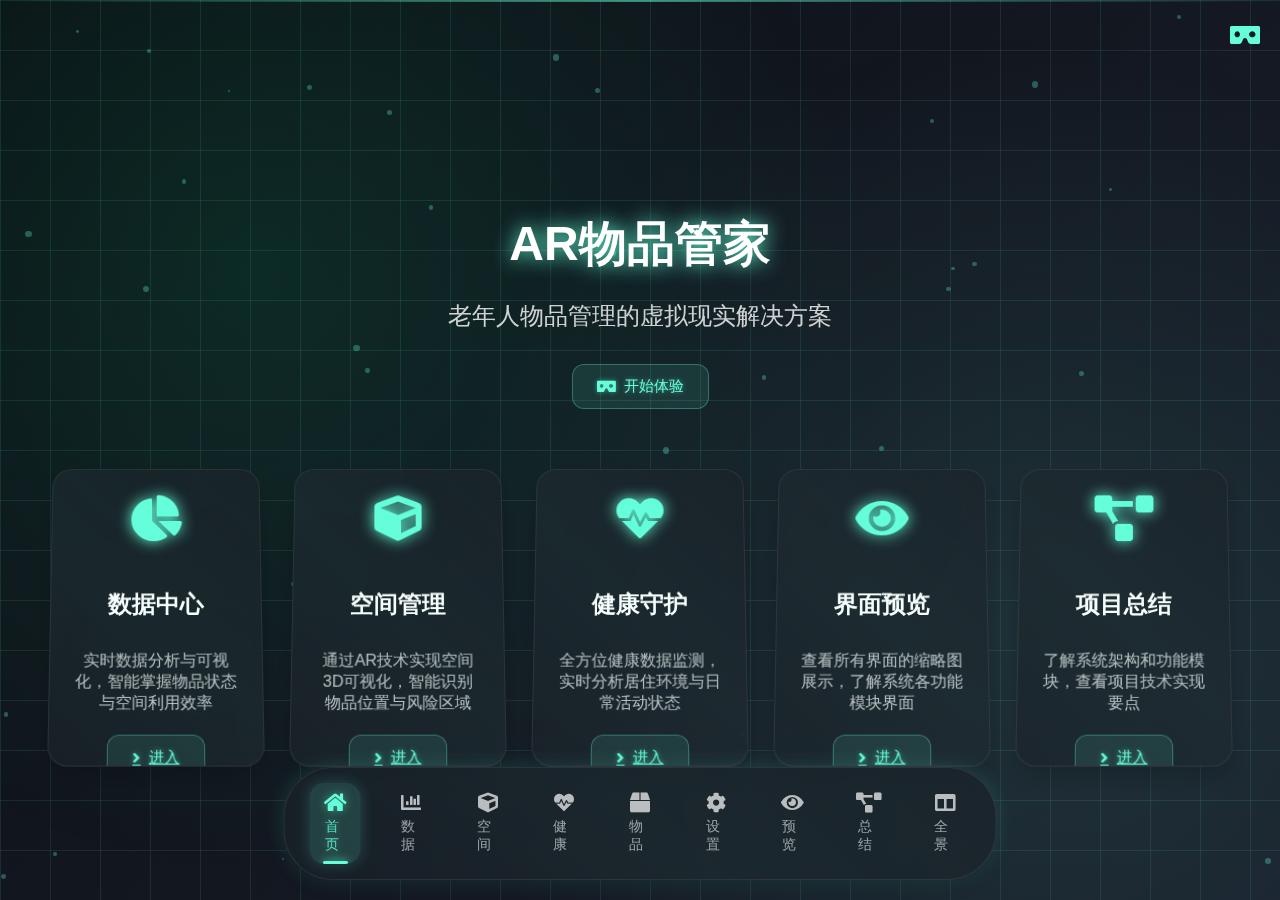
<file: index.html>
<!DOCTYPE html>
<html lang="zh">
<head>
    <meta charset="UTF-8">
    <meta name="viewport" content="width=device-width, initial-scale=1.0">
    <title>AR物品管家 - 老年人物品管理虚拟现实系统</title>
    <link rel="stylesheet" href="https://cdnjs.cloudflare.com/ajax/libs/font-awesome/5.15.4/css/all.min.css">
    <link rel="stylesheet" href="vr-styles.css">
    <style>
        .full-screen-container {
            position: relative;
            height: 100vh;
            width: 100vw;
            overflow: hidden;
        }
        
        .welcome-header {
            position: absolute;
            top: 20%;
            left: 0;
            right: 0;
            text-align: center;
            z-index: 10;
        }
        
        .welcome-title {
            font-size: 3rem;
            color: white;
            text-shadow: 0 0 20px var(--hologram-blue);
            margin-bottom: 1rem;
            animation: float 3s ease-in-out infinite;
        }
        
        .welcome-subtitle {
            font-size: 1.5rem;
            color: rgba(255, 255, 255, 0.8);
            margin-bottom: 2rem;
        }
        
        .feature-cards {
            position: absolute;
            bottom: 15%;
            left: 0;
            right: 0;
            display: flex;
            justify-content: center;
            gap: 30px;
            padding: 0 50px;
            z-index: 10;
        }
        
        .feature-card {
            width: 300px;
            height: 250px;
            display: flex;
            flex-direction: column;
            align-items: center;
            padding: 25px;
            text-align: center;
            transform: perspective(1000px) rotateX(10deg);
            transition: all 0.5s ease;
        }
        
        .feature-card:hover {
            transform: perspective(1000px) rotateX(0) translateZ(20px);
        }
        
        .feature-icon {
            font-size: 3rem;
            margin-bottom: 20px;
            color: var(--hologram-blue);
            text-shadow: 0 0 15px var(--hologram-blue);
        }
        
        .feature-title {
            font-size: 1.5rem;
            margin-bottom: 15px;
            color: white;
        }
        
        .feature-description {
            color: rgba(255, 255, 255, 0.7);
            margin-bottom: 20px;
            flex-grow: 1;
        }
        
        .particles {
            position: absolute;
            top: 0;
            left: 0;
            width: 100%;
            height: 100%;
            overflow: hidden;
            z-index: 1;
        }
        
        .particle {
            position: absolute;
            background: var(--hologram-blue);
            border-radius: 50%;
            opacity: 0.3;
            pointer-events: none;
        }
        
        .vr-mode-btn {
            position: absolute;
            top: 10px;
            right: 10px;
            z-index: 100;
            font-size: 1.5rem;
            color: var(--hologram-blue);
            background: transparent;
            border: none;
            cursor: pointer;
            width: 50px;
            height: 50px;
            border-radius: 50%;
            display: flex;
            align-items: center;
            justify-content: center;
            transition: all 0.3s ease;
        }
        
        .vr-mode-btn:hover {
            background: rgba(100, 255, 218, 0.1);
            transform: scale(1.1);
        }
        
        @media (max-width: 1200px) {
            .feature-cards {
                flex-wrap: wrap;
                bottom: 10%;
            }
        }
        
        @media (max-width: 768px) {
            .welcome-title {
                font-size: 2rem;
            }
            
            .welcome-subtitle {
                font-size: 1rem;
            }
            
            .feature-card {
                width: 230px;
                height: 220px;
                padding: 15px;
            }
        }
        
        .card-preview {
            background: linear-gradient(135deg, #9333ea, #6366f1);
            box-shadow: 0 10px 25px rgba(147, 51, 234, 0.3);
        }
        
        .card-summary {
            background: linear-gradient(135deg, #0ea5e9, #2dd4bf);
            box-shadow: 0 10px 25px rgba(14, 165, 233, 0.3);
        }
    </style>
</head>
<body>
    <div class="full-screen-container">
        <div class="grid-overlay"></div>
        <div class="scan-line"></div>
        
        <div class="welcome-header">
            <h1 class="welcome-title">AR物品管家</h1>
            <p class="welcome-subtitle">老年人物品管理的虚拟现实解决方案</p>
            <button class="hologram-button" onclick="startExperience()">
                <i class="fas fa-vr-cardboard"></i> 开始体验
            </button>
        </div>
        
        <div class="feature-cards">
            <div class="feature-card glass-card card-3d">
                <div class="feature-icon">
                    <i class="fas fa-chart-pie"></i>
                </div>
                <h3 class="feature-title">数据中心</h3>
                <p class="feature-description">实时数据分析与可视化，智能掌握物品状态与空间利用效率</p>
                <a href="home.html" class="hologram-button">
                    <i class="fas fa-angle-right"></i> 进入
                </a>
            </div>
            
            <div class="feature-card glass-card card-3d">
                <div class="feature-icon">
                    <i class="fas fa-cube"></i>
                </div>
                <h3 class="feature-title">空间管理</h3>
                <p class="feature-description">通过AR技术实现空间3D可视化，智能识别物品位置与风险区域</p>
                <a href="space.html" class="hologram-button">
                    <i class="fas fa-angle-right"></i> 进入
                </a>
            </div>
            
            <div class="feature-card glass-card card-3d">
                <div class="feature-icon">
                    <i class="fas fa-heartbeat"></i>
                </div>
                <h3 class="feature-title">健康守护</h3>
                <p class="feature-description">全方位健康数据监测，实时分析居住环境与日常活动状态</p>
                <a href="health.html" class="hologram-button">
                    <i class="fas fa-angle-right"></i> 进入
                </a>
            </div>
            
            <div class="feature-card glass-card card-3d">
                <div class="feature-icon">
                    <i class="fas fa-eye"></i>
                </div>
                <h3 class="feature-title">界面预览</h3>
                <p class="feature-description">查看所有界面的缩略图展示，了解系统各功能模块界面</p>
                <a href="preview.html" class="hologram-button">
                    <i class="fas fa-angle-right"></i> 进入
                </a>
            </div>
            
            <div class="feature-card glass-card card-3d">
                <div class="feature-icon">
                    <i class="fas fa-project-diagram"></i>
                </div>
                <h3 class="feature-title">项目总结</h3>
                <p class="feature-description">了解系统架构和功能模块，查看项目技术实现要点</p>
                <a href="summary.html" class="hologram-button">
                    <i class="fas fa-angle-right"></i> 进入
                </a>
            </div>
        </div>
        
        <div class="particles" id="particles"></div>
        
        <button class="vr-mode-btn" onclick="toggleVRMode()" title="VR模式">
            <i class="fas fa-vr-cardboard"></i>
        </button>
    </div>
    
    <script src="vr-nav.js"></script>
    <script>
        // 生成粒子效果
        function createParticles() {
            const container = document.getElementById('particles');
            const particleCount = 50;
            
            for (let i = 0; i < particleCount; i++) {
                const particle = document.createElement('div');
                particle.className = 'particle';
                
                // 随机尺寸
                const size = Math.random() * 5 + 2;
                particle.style.width = size + 'px';
                particle.style.height = size + 'px';
                
                // 随机位置
                const posX = Math.random() * 100;
                const posY = Math.random() * 100;
                particle.style.left = posX + '%';
                particle.style.top = posY + '%';
                
                // 随机移动动画
                const duration = Math.random() * 30 + 10;
                const delay = Math.random() * 5;
                
                particle.style.animation = `float ${duration}s ease-in-out ${delay}s infinite alternate`;
                
                container.appendChild(particle);
            }
        }
        
        // 开始体验
        function startExperience() {
            // 添加过渡效果
            document.querySelector('.welcome-header').style.opacity = '0';
            document.querySelector('.welcome-header').style.transform = 'translateY(-50px)';
            
            setTimeout(() => {
                window.location.href = 'home.html';
            }, 1000);
        }
        
        // 切换VR模式
        function toggleVRMode() {
            document.body.classList.toggle('vr-mode');
            
            // 添加一些VR模式特效
            if (document.body.classList.contains('vr-mode')) {
                document.querySelector('.grid-overlay').style.opacity = '0.8';
                document.querySelector('.grid-overlay').style.backgroundSize = '25px 25px';
            } else {
                document.querySelector('.grid-overlay').style.opacity = '1';
                document.querySelector('.grid-overlay').style.backgroundSize = '50px 50px';
            }
        }
        
        // 页面加载完成后初始化
        document.addEventListener('DOMContentLoaded', function() {
            createParticles();
            
            // 添加3D卡片效果
            document.querySelectorAll('.card-3d').forEach(card => {
                card.addEventListener('mousemove', (e) => {
                    const rect = card.getBoundingClientRect();
                    const x = e.clientX - rect.left;
                    const y = e.clientY - rect.top;
                    
                    const centerX = rect.width / 2;
                    const centerY = rect.height / 2;
                    
                    const angleX = (y - centerY) / 20;
                    const angleY = (centerX - x) / 20;
                    
                    card.style.transform = `perspective(1000px) rotateX(${angleX}deg) rotateY(${angleY}deg) translateZ(10px)`;
                });
                
                card.addEventListener('mouseleave', () => {
                    card.style.transform = 'perspective(1000px) rotateX(10deg) rotateY(0) translateZ(0)';
                });
            });
        });
    </script>
</body>
</html>
</file>
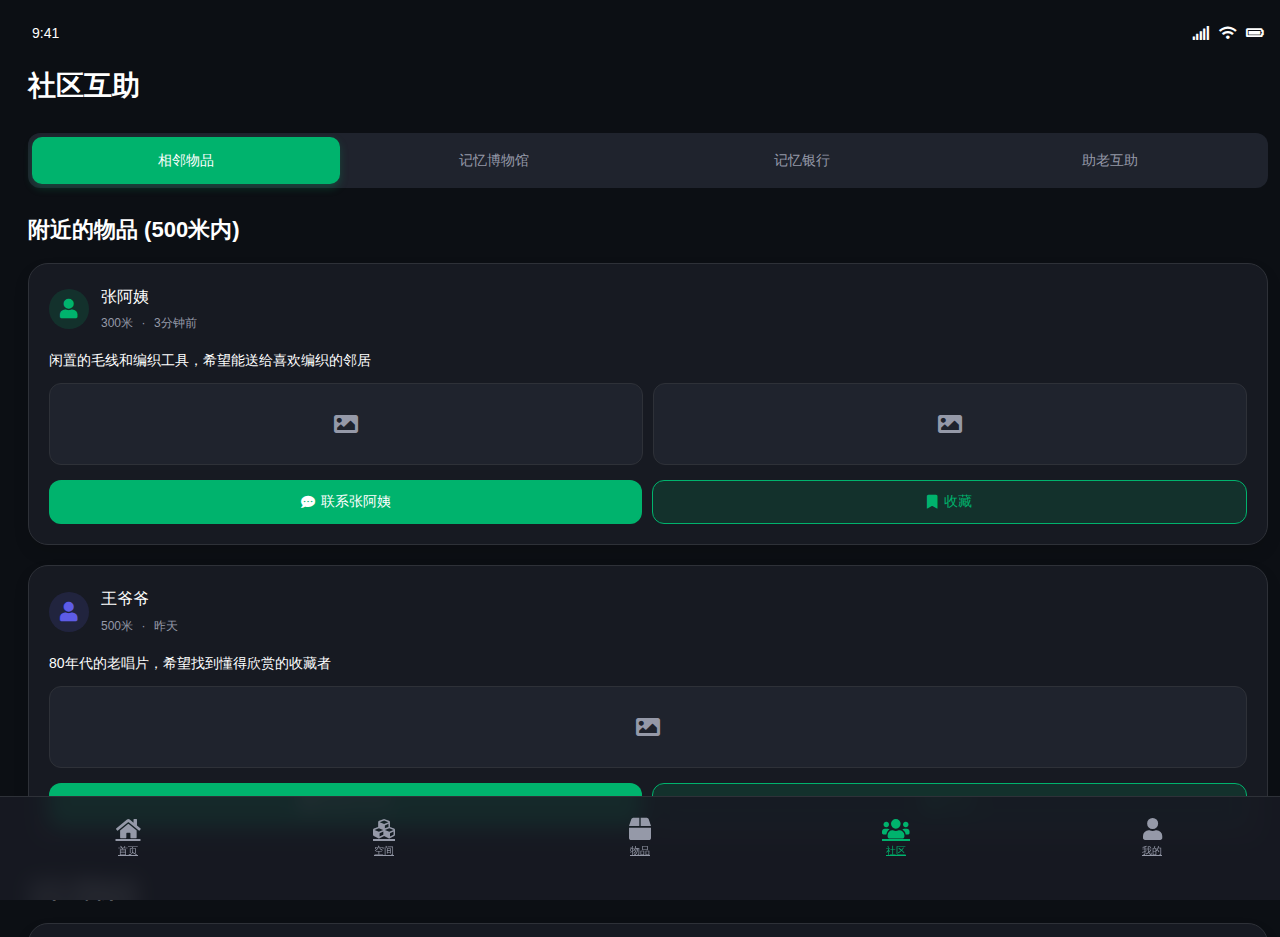
<file: community.html>
<!DOCTYPE html>
<html lang="zh">
<head>
    <meta charset="UTF-8">
    <meta name="viewport" content="width=device-width, initial-scale=1.0">
    <title>物品管家 - 社区协作</title>
    <link rel="stylesheet" href="https://cdnjs.cloudflare.com/ajax/libs/font-awesome/5.15.4/css/all.min.css">
    <style>
        body {
            font-family: 'SF Pro Display', -apple-system, BlinkMacSystemFont, 'Segoe UI', Roboto, 'Helvetica Neue', Arial, sans-serif;
            background-color: #0C0F14;
            color: #FFFFFF;
            height: 100vh;
            width: 100%;
            overflow: hidden;
            font-size: 16px;
            line-height: 1.6;
        }
        
        .status-bar {
            display: flex;
            justify-content: space-between;
            padding: 14px 24px 0;
            color: #FFFFFF;
            font-size: 14px;
        }
        
        .tab-bar {
            position: fixed;
            bottom: 0;
            left: 0;
            right: 0;
            height: 83px;
            background-color: rgba(23, 26, 34, 0.9);
            backdrop-filter: blur(10px);
            display: flex;
            justify-content: space-around;
            align-items: center;
            border-top: 1px solid #2E3138;
            padding-bottom: 20px;
            z-index: 100;
        }
        
        .tab-item {
            display: flex;
            flex-direction: column;
            align-items: center;
            justify-content: center;
            font-size: 10px;
            color: #9599A8;
            width: 20%;
        }
        
        .tab-item.active {
            color: #00b36d;
        }
        
        .tab-item i {
            font-size: 22px;
            margin-bottom: 3px;
        }
        
        .content-area {
            height: calc(100vh - 127px);
            overflow-y: auto;
            padding: 20px;
            padding-bottom: 100px;
        }
        
        .main-card {
            background-color: #171A22;
            border-radius: 20px;
            padding: 20px;
            margin-bottom: 20px;
            box-shadow: 0 8px 16px rgba(0, 0, 0, 0.1);
            border: 1px solid #2E3138;
        }
        
        .tabs {
            display: flex;
            background-color: #1F232D;
            padding: 4px;
            border-radius: 12px;
            margin-bottom: 20px;
        }
        
        .tab {
            flex: 1;
            text-align: center;
            padding: 12px 0;
            font-size: 14px;
            border-radius: 10px;
            color: #9599A8;
            transition: all 0.2s;
        }
        
        .tab.active {
            background-color: #00b36d;
            color: #FFFFFF;
            font-weight: 500;
            box-shadow: 0 4px 8px rgba(0, 179, 109, 0.25);
        }
        
        .btn-primary {
            background-color: #00b36d;
            color: white;
            border: none;
            padding: 12px 20px;
            border-radius: 12px;
            font-weight: 500;
            font-size: 14px;
            display: inline-flex;
            justify-content: center;
            align-items: center;
        }
        
        .btn-outline {
            background-color: rgba(0, 179, 109, 0.15);
            color: #00b36d;
            border: 1px solid #00b36d;
            padding: 12px 20px;
            border-radius: 12px;
            font-weight: 500;
            font-size: 14px;
            display: inline-flex;
            justify-content: center;
            align-items: center;
        }
        
        .user-avatar {
            width: 40px;
            height: 40px;
            border-radius: 20px;
            background-color: rgba(0, 179, 109, 0.15);
            display: flex;
            align-items: center;
            justify-content: center;
            color: #00b36d;
            font-size: 20px;
        }
        
        .item-gallery {
            display: flex;
            gap: 10px;
            margin-bottom: 15px;
        }
        
        .gallery-item {
            flex: 1;
            height: 80px;
            background-color: #1F232D;
            border-radius: 12px;
            display: flex;
            align-items: center;
            justify-content: center;
            color: #9599A8;
            font-size: 24px;
            border: 1px solid #2E3138;
        }
        
        .badge {
            background-color: rgba(0, 179, 109, 0.15);
            color: #00b36d;
            padding: 4px 8px;
            border-radius: 6px;
            font-size: 12px;
            font-weight: 500;
        }
        
        .action-buttons {
            display: flex;
            gap: 10px;
        }
        
        .action-buttons .btn-primary,
        .action-buttons .btn-outline {
            flex: 1;
        }
        
        .time-bank-stats {
            display: flex;
            justify-content: space-between;
            margin-bottom: 15px;
        }
        
        .time-bank-stat {
            text-align: center;
        }
        
        .time-bank-value {
            font-size: 24px;
            font-weight: 600;
            color: #00b36d;
            margin-bottom: 2px;
        }
        
        .time-bank-label {
            font-size: 12px;
            color: #9599A8;
        }
        
        .museum-icon {
            font-size: 48px;
            color: #00b36d;
            margin-bottom: 10px;
        }
        
        .section-title {
            font-size: 22px;
            font-weight: 600;
            margin-bottom: 16px;
            margin-top: 24px;
            color: #FFFFFF;
        }
        
        .service-card {
            display: flex;
            align-items: center;
            gap: 12px;
            padding: 12px;
            background-color: #1F232D;
            border-radius: 12px;
            margin-bottom: 10px;
            border: 1px solid #2E3138;
        }
        
        .service-icon {
            width: 40px;
            height: 40px;
            border-radius: 20px;
            background-color: rgba(0, 179, 109, 0.15);
            display: flex;
            align-items: center;
            justify-content: center;
            color: #00b36d;
            font-size: 20px;
        }
        
        .service-content {
            flex: 1;
        }
        
        .service-title {
            font-weight: 500;
            margin-bottom: 2px;
            color: #FFFFFF;
        }
        
        .service-meta {
            display: flex;
            justify-content: space-between;
            font-size: 12px;
            color: #9599A8;
        }
        
        /* 助老互助服务样式 */
        .help-card {
            display: flex;
            gap: 16px;
            background-color: #1F232D;
            border-radius: 16px;
            padding: 16px;
            margin-bottom: 16px;
            box-shadow: 0 4px 8px rgba(0, 0, 0, 0.1);
            border: 1px solid #2E3138;
        }
        
        .help-icon {
            width: 60px;
            height: 60px;
            border-radius: 30px;
            background-color: rgba(0, 179, 109, 0.15);
            color: #00b36d;
            display: flex;
            align-items: center;
            justify-content: center;
            font-size: 24px;
            flex-shrink: 0;
        }
        
        .help-content {
            flex: 1;
        }
        
        .help-title {
            font-size: 18px;
            font-weight: 600;
            margin-bottom: 4px;
            color: #FFFFFF;
        }
        
        .help-schedule {
            font-size: 14px;
            color: #9599A8;
            margin-bottom: 4px;
        }
        
        .help-provider {
            font-size: 14px;
            color: #9599A8;
            margin-bottom: 10px;
        }
        
        .help-button {
            background-color: rgba(0, 179, 109, 0.15);
            color: #00b36d;
            border: none;
            padding: 8px 16px;
            border-radius: 10px;
            font-weight: 500;
            font-size: 16px;
        }
        
        .empty-state-message {
            display: flex;
            align-items: center;
            gap: 10px;
            background-color: rgba(0, 179, 109, 0.15);
            color: #00b36d;
            padding: 12px;
            border-radius: 12px;
            margin-top: 20px;
            font-size: 14px;
            border: 1px solid #2E3138;
        }
        
        .empty-state-message i {
            font-size: 20px;
        }
        
        .page-header {
            margin-bottom: 24px;
        }
        
        .page-title {
            font-size: 28px;
            font-weight: 700;
            color: #FFFFFF;
        }
        
        .text-center {
            text-align: center;
        }
        
        .user-name {
            font-weight: 500;
            color: #FFFFFF;
        }
        
        .user-distance {
            font-size: 12px;
            color: #9599A8;
        }
        
        .user-separator {
            font-size: 12px;
            color: #9599A8;
            margin: 0 4px;
        }
        
        .user-time {
            font-size: 12px;
            color: #9599A8;
        }
        
        .section-heading {
            display: flex;
            justify-content: space-between;
            align-items: center;
            margin-bottom: 16px;
        }
        
        .section-title-sm {
            font-size: 20px;
            font-weight: 600;
            color: #FFFFFF;
        }
        
        .view-all {
            font-size: 14px;
            color: #00b36d;
        }
        
        /* 适老化增强样式 */
        *:focus {
            outline: 3px solid #00b36d;
            outline-offset: 2px;
        }
        
        /* 增加触摸反馈 */
        .btn-primary:active,
        .btn-outline:active,
        .service-card:active,
        .help-button:active,
        .tab:active {
            transform: scale(0.98);
            opacity: 0.9;
        }
    </style>
</head>
<body>
    <!-- iOS Status Bar -->
    <div class="status-bar">
        <div>9:41</div>
        <div>
            <span><i class="fas fa-signal"></i></span>
            <span style="margin-left: 5px;"><i class="fas fa-wifi"></i></span>
            <span style="margin-left: 5px;"><i class="fas fa-battery-full"></i></span>
        </div>
    </div>

    <div class="content-area">
        <div class="page-header">
            <div class="page-title">社区互助</div>
        </div>
        
        <div class="tabs">
            <div class="tab active">相邻物品</div>
            <div class="tab">记忆博物馆</div>
            <div class="tab">记忆银行</div>
            <div class="tab">助老互助</div>
        </div>
        
        <div class="section-title">附近的物品 (500米内)</div>
        
        <div class="main-card">
            <div style="display: flex; gap: 12px; align-items: center; margin-bottom: 12px;">
                <div class="user-avatar">
                    <i class="fas fa-user"></i>
                </div>
                <div>
                    <div class="user-name">张阿姨</div>
                    <div>
                        <span class="user-distance">300米</span>
                        <span class="user-separator">·</span>
                        <span class="user-time">3分钟前</span>
                    </div>
                </div>
            </div>
            
            <p style="font-size: 14px; margin-bottom: 12px; color: #FFFFFF;">闲置的毛线和编织工具，希望能送给喜欢编织的邻居</p>
            
            <div class="item-gallery">
                <div class="gallery-item">
                    <i class="fas fa-image"></i>
                </div>
                <div class="gallery-item">
                    <i class="fas fa-image"></i>
                </div>
            </div>
            
            <div class="action-buttons">
                <button class="btn-primary">
                    <i class="fas fa-comment-dots" style="margin-right: 6px;"></i> 联系张阿姨
                </button>
                <button class="btn-outline">
                    <i class="fas fa-bookmark" style="margin-right: 6px;"></i> 收藏
                </button>
            </div>
        </div>
        
        <div class="main-card">
            <div style="display: flex; gap: 12px; align-items: center; margin-bottom: 12px;">
                <div class="user-avatar" style="background-color: rgba(94, 92, 230, 0.15); color: #5E5CE6;">
                    <i class="fas fa-user"></i>
                </div>
                <div>
                    <div class="user-name">王爷爷</div>
                    <div>
                        <span class="user-distance">500米</span>
                        <span class="user-separator">·</span>
                        <span class="user-time">昨天</span>
                    </div>
                </div>
            </div>
            
            <p style="font-size: 14px; margin-bottom: 12px; color: #FFFFFF;">80年代的老唱片，希望找到懂得欣赏的收藏者</p>
            
            <div class="item-gallery">
                <div class="gallery-item">
                    <i class="fas fa-image"></i>
                </div>
            </div>
            
            <div class="action-buttons">
                <button class="btn-primary">
                    <i class="fas fa-comment-dots" style="margin-right: 6px;"></i> 联系王爷爷
                </button>
                <button class="btn-outline">
                    <i class="fas fa-bookmark" style="margin-right: 6px;"></i> 收藏
                </button>
            </div>
        </div>
        
        <div class="section-title">记忆博物馆</div>
        
        <div class="main-card text-center" style="padding: 30px 20px;">
            <div class="museum-icon">
                <i class="fas fa-museum"></i>
            </div>
            <h3 style="font-size: 20px; font-weight: 600; margin-bottom: 8px; color: #FFFFFF;">数字化物品展览</h3>
            <p style="font-size: 14px; color: #9599A8; margin-bottom: 20px;">已有235件物品在展出</p>
            <button class="btn-primary">
                <i class="fas fa-walking" style="margin-right: 6px;"></i> 参观博物馆
            </button>
        </div>
        
        <div class="section-title">记忆银行</div>
        
        <div class="main-card">
            <div class="time-bank-stats">
                <div class="time-bank-stat">
                    <div class="time-bank-value">350</div>
                    <div class="time-bank-label">我的积分</div>
                </div>
                <div class="time-bank-stat">
                    <div class="time-bank-value">3.5小时</div>
                    <div class="time-bank-label">已贡献时间</div>
                </div>
            </div>
            
            <button class="btn-primary" style="width: 100%;">
                <i class="fas fa-hands-helping" style="margin-right: 6px;"></i> 申请帮助或提供服务
            </button>
        </div>
        
        <div class="main-card">
            <h3 style="font-weight: 600; margin-bottom: 16px; font-size: 18px; color: #FFFFFF;">附近可提供的服务</h3>
            
            <div class="service-card">
                <div class="service-icon">
                    <i class="fas fa-tools"></i>
                </div>
                <div class="service-content">
                    <div class="service-title">家具组装帮助</div>
                    <div class="service-meta">
                        <div>李师傅</div>
                        <div>200米 · 100积分/小时</div>
                    </div>
                </div>
            </div>
            
            <div class="service-card">
                <div class="service-icon" style="background-color: rgba(255, 159, 10, 0.15); color: #FF9F0A;">
                    <i class="fas fa-broom"></i>
                </div>
                <div class="service-content">
                    <div class="service-title">家居整理指导</div>
                    <div class="service-meta">
                        <div>赵阿姨</div>
                        <div>350米 · 80积分/小时</div>
                    </div>
                </div>
            </div>
            
            <div class="service-card">
                <div class="service-icon" style="background-color: rgba(94, 92, 230, 0.15); color: #5E5CE6;">
                    <i class="fas fa-laptop"></i>
                </div>
                <div class="service-content">
                    <div class="service-title">电子设备使用教学</div>
                    <div class="service-meta">
                        <div>小王</div>
                        <div>450米 · 120积分/小时</div>
                    </div>
                </div>
            </div>
        </div>
        
        <!-- 助老互助内容 -->
        <div id="elder-help-section" style="display: none;">
            <div class="section-title">助老互助服务</div>
            
            <div class="help-card">
                <div class="help-icon">
                    <i class="fas fa-hand-holding-heart"></i>
                </div>
                <div class="help-content">
                    <div class="help-title">代办服务</div>
                    <div class="help-schedule">每周三、周五上午</div>
                    <div class="help-provider">提供者: 社区志愿者小组</div>
                    <button class="help-button">预约服务</button>
                </div>
            </div>
            
            <div class="help-card">
                <div class="help-icon" style="background-color: rgba(94, 92, 230, 0.15); color: #5E5CE6;">
                    <i class="fas fa-phone-alt"></i>
                </div>
                <div class="help-content">
                    <div class="help-title">亲情通话</div>
                    <div class="help-schedule">每天18:00-20:00</div>
                    <div class="help-provider">提供者: 大学生志愿者</div>
                    <button class="help-button">申请陪伴</button>
                </div>
            </div>
            
            <div class="help-card">
                <div class="help-icon" style="background-color: rgba(255, 159, 10, 0.15); color: #FF9F0A;">
                    <i class="fas fa-utensils"></i>
                </div>
                <div class="help-content">
                    <div class="help-title">助餐服务</div>
                    <div class="help-schedule">每天11:30-12:30送餐</div>
                    <div class="help-provider">提供者: 社区服务中心</div>
                    <button class="help-button">预订午餐</button>
                </div>
            </div>
            
            <div class="help-card">
                <div class="help-icon" style="background-color: rgba(255, 69, 58, 0.15); color: #FF453A;">
                    <i class="fas fa-heartbeat"></i>
                </div>
                <div class="help-content">
                    <div class="help-title">健康巡诊</div>
                    <div class="help-schedule">每周一上门检查</div>
                    <div class="help-provider">提供者: 社区医疗站</div>
                    <button class="help-button">预约巡诊</button>
                </div>
            </div>
            
            <div class="empty-state-message">
                <i class="fas fa-info-circle"></i>
                <div>所有助老服务均为免费提供，由社区志愿者和专业人员支持</div>
            </div>
        </div>
    </div>
    
    <!-- iOS Tab Bar -->
    <div class="tab-bar">
        <a href="home.html" class="tab-item">
            <i class="fas fa-home"></i>
            <span>首页</span>
        </a>
        <a href="space.html" class="tab-item">
            <i class="fas fa-cubes"></i>
            <span>空间</span>
        </a>
        <a href="items.html" class="tab-item">
            <i class="fas fa-box"></i>
            <span>物品</span>
        </a>
        <a href="community.html" class="tab-item active">
            <i class="fas fa-users"></i>
            <span>社区</span>
        </a>
        <a href="profile.html" class="tab-item">
            <i class="fas fa-user"></i>
            <span>我的</span>
        </a>
    </div>

    <script>
        // 简化的标签切换逻辑
        document.querySelectorAll('.tab').forEach((tab, index) => {
            tab.addEventListener('click', () => {
                // 移除所有活动状态
                document.querySelectorAll('.tab').forEach(t => t.classList.remove('active'));
                // 添加当前活动状态
                tab.classList.add('active');
                
                // 隐藏所有内容但保持默认内容显示
                // 这里我们仅控制助老互助部分的显示/隐藏
                document.getElementById('elder-help-section').style.display = 'none';
                
                // 显示对应内容
                if (index === 3) {
                    document.getElementById('elder-help-section').style.display = 'block';
                }
            });
        });
    </script>
</body>
</html>
</file>
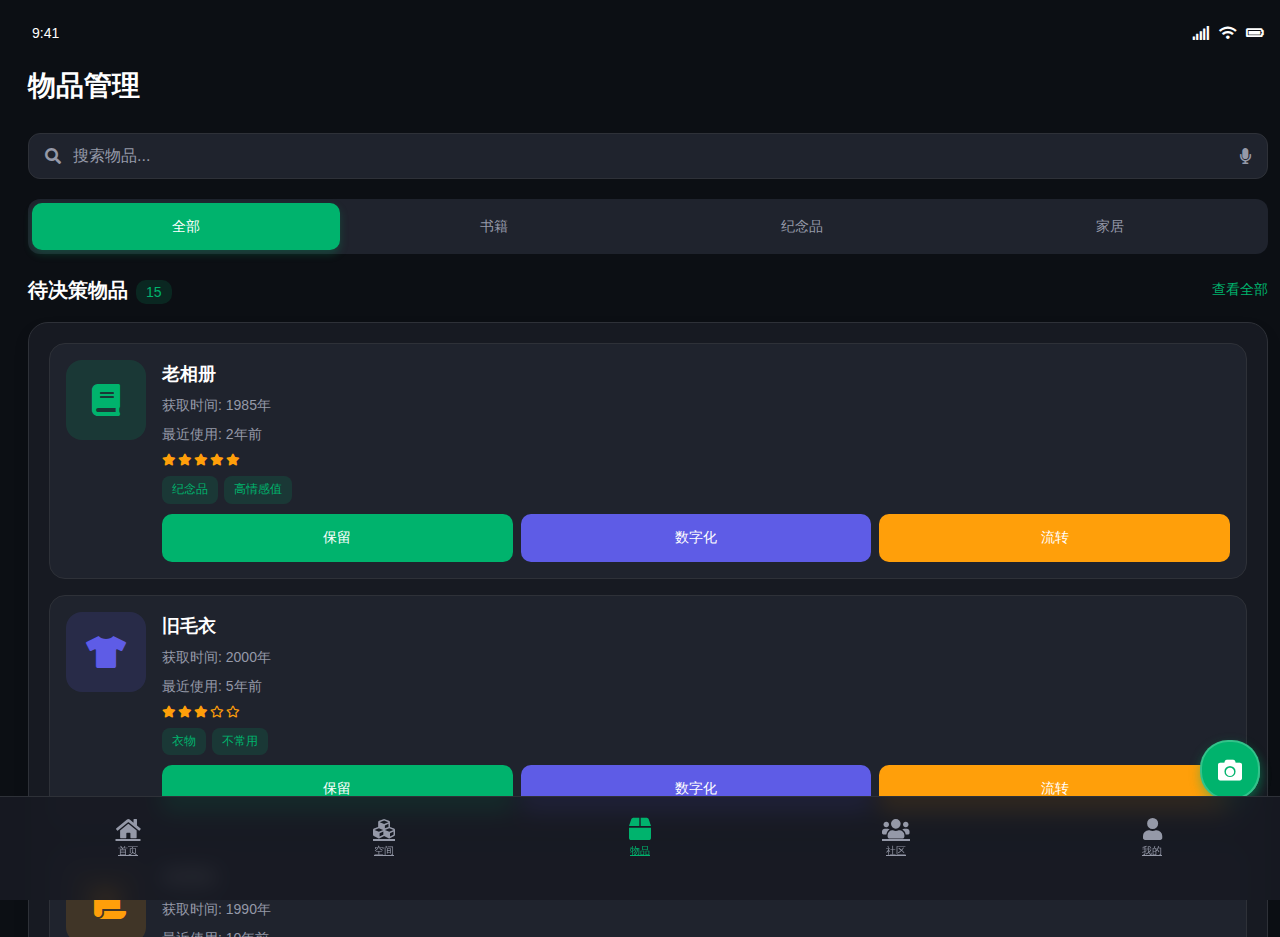
<file: items.html>
<!DOCTYPE html>
<html lang="zh">
<head>
    <meta charset="UTF-8">
    <meta name="viewport" content="width=device-width, initial-scale=1.0">
    <title>物品管家 - 物品管理</title>
    <link rel="stylesheet" href="https://cdnjs.cloudflare.com/ajax/libs/font-awesome/5.15.4/css/all.min.css">
    <style>
        body {
            font-family: 'SF Pro Display', -apple-system, BlinkMacSystemFont, 'Segoe UI', Roboto, 'Helvetica Neue', Arial, sans-serif;
            background-color: #0C0F14;
            color: #FFFFFF;
            height: 100vh;
            width: 100%;
            overflow: hidden;
            font-size: 16px;
            line-height: 1.6;
        }
        
        .status-bar {
            display: flex;
            justify-content: space-between;
            padding: 14px 24px 0;
            color: #FFFFFF;
            font-size: 14px;
        }
        
        .tab-bar {
            position: fixed;
            bottom: 0;
            left: 0;
            right: 0;
            height: 83px;
            background-color: rgba(23, 26, 34, 0.9);
            backdrop-filter: blur(10px);
            display: flex;
            justify-content: space-around;
            align-items: center;
            border-top: 1px solid #2E3138;
            padding-bottom: 20px;
            z-index: 100;
        }
        
        .tab-item {
            display: flex;
            flex-direction: column;
            align-items: center;
            justify-content: center;
            font-size: 10px;
            color: #9599A8;
            width: 20%;
        }
        
        .tab-item.active {
            color: #00b36d;
        }
        
        .tab-item i {
            font-size: 22px;
            margin-bottom: 3px;
        }
        
        .content-area {
            height: calc(100vh - 127px);
            overflow-y: auto;
            padding: 20px;
            padding-bottom: 100px;
        }
        
        .main-card {
            background-color: #171A22;
            border-radius: 20px;
            padding: 20px;
            margin-bottom: 20px;
            box-shadow: 0 8px 16px rgba(0, 0, 0, 0.1);
            border: 1px solid #2E3138;
        }
        
        .tabs {
            display: flex;
            background-color: #1F232D;
            padding: 4px;
            border-radius: 12px;
            margin-bottom: 20px;
        }
        
        .tab {
            flex: 1;
            text-align: center;
            padding: 12px 0;
            font-size: 14px;
            border-radius: 10px;
            color: #9599A8;
            transition: all 0.2s;
        }
        
        .tab.active {
            background-color: #00b36d;
            color: #FFFFFF;
            font-weight: 500;
            box-shadow: 0 4px 8px rgba(0, 179, 109, 0.25);
        }
        
        .item-card {
            display: flex;
            gap: 16px;
            padding: 16px;
            background-color: #1F232D;
            border-radius: 16px;
            margin-bottom: 16px;
            border: 1px solid #2E3138;
        }
        
        .item-image {
            width: 80px;
            height: 80px;
            border-radius: 16px;
            background-color: rgba(0, 179, 109, 0.15);
            display: flex;
            align-items: center;
            justify-content: center;
            font-size: 32px;
            color: #00b36d;
            flex-shrink: 0;
        }
        
        .item-info {
            flex: 1;
        }
        
        .item-title {
            font-size: 18px;
            font-weight: 600;
            margin-bottom: 6px;
            color: #FFFFFF;
        }
        
        .item-meta {
            font-size: 14px;
            color: #9599A8;
            margin-bottom: 6px;
        }
        
        .emotion-stars {
            display: flex;
            gap: 2px;
            margin-bottom: 6px;
        }
        
        .emotion-star {
            color: #FF9F0A;
            font-size: 12px;
        }
        
        .item-tags {
            display: flex;
            flex-wrap: wrap;
            gap: 6px;
            margin-bottom: 10px;
        }
        
        .item-tag {
            background-color: rgba(0, 179, 109, 0.15);
            color: #00b36d;
            padding: 4px 10px;
            border-radius: 8px;
            font-size: 12px;
            font-weight: 500;
        }
        
        .decision-buttons {
            display: flex;
            gap: 8px;
        }
        
        .decision-button {
            flex: 1;
            padding: 10px 0;
            border-radius: 10px;
            font-size: 14px;
            font-weight: 500;
            text-align: center;
            color: white;
            height: 48px;
            border: none;
        }
        
        .keep-button {
            background-color: #00b36d;
        }
        
        .digitize-button {
            background-color: #5E5CE6;
        }
        
        .transfer-button {
            background-color: #FF9F0A;
        }
        
        .search-bar {
            background-color: #1F232D;
            border-radius: 12px;
            padding: 12px 16px;
            display: flex;
            align-items: center;
            gap: 10px;
            margin-bottom: 20px;
            border: 1px solid #2E3138;
        }
        
        .search-input {
            flex: 1;
            border: none;
            background: transparent;
            font-size: 16px;
            outline: none;
            color: #FFFFFF;
        }
        
        ::placeholder {
            color: #9599A8;
        }
        
        .fab-button {
            position: fixed;
            bottom: 100px;
            right: 20px;
            width: 56px;
            height: 56px;
            border-radius: 28px;
            background-color: #00b36d;
            color: white;
            display: flex;
            align-items: center;
            justify-content: center;
            box-shadow: 0 4px 12px rgba(0, 179, 109, 0.3);
            z-index: 100;
            border: 2px solid rgba(255, 255, 255, 0.2);
            font-size: 24px;
        }
        
        .section-heading {
            display: flex;
            justify-content: space-between;
            align-items: center;
            margin-bottom: 16px;
        }
        
        .section-title {
            font-size: 20px;
            font-weight: 600;
            color: #FFFFFF;
        }
        
        .item-counter {
            background-color: rgba(0, 179, 109, 0.15);
            color: #00b36d;
            padding: 4px 10px;
            border-radius: 10px;
            font-size: 14px;
            font-weight: 500;
            margin-left: 8px;
        }
        
        .view-all {
            font-size: 14px;
            color: #00b36d;
        }
        
        /* 适老化增强样式 */
        .voice-control {
            position: fixed;
            bottom: 100px;
            left: 20px;
            width: 56px;
            height: 56px;
            border-radius: 28px;
            background-color: #00b36d;
            color: white;
            display: flex;
            align-items: center;
            justify-content: center;
            font-size: 24px;
            box-shadow: 0 4px 12px rgba(0, 179, 109, 0.3);
            z-index: 100;
            border: 2px solid rgba(255, 255, 255, 0.2);
        }
        
        *:focus {
            outline: 3px solid #00b36d;
            outline-offset: 2px;
        }
        
        /* 增加触摸反馈 */
        .decision-button:active, .tab:active, .item-card:active {
            transform: scale(0.98);
            opacity: 0.9;
        }
        
        /* 增加简化模式 */
        .simplified-mode .item-meta,
        .simplified-mode .item-tags {
            display: none;
        }
        
        .simplified-mode .decision-buttons {
            flex-direction: column;
            gap: 12px;
        }
        
        .simplified-mode .decision-button {
            width: 100%;
        }
        
        .page-header {
            margin-bottom: 24px;
        }
        
        .page-title {
            font-size: 28px;
            font-weight: 700;
            color: #FFFFFF;
        }
    </style>
</head>
<body>
    <!-- 添加简化模式切换按钮 -->
    <button class="voice-control" style="right: 20px; left: auto;" aria-label="切换简化模式">
        <i class="fas fa-eye"></i>
    </button>

    <!-- iOS Status Bar -->
    <div class="status-bar">
        <div>9:41</div>
        <div>
            <span><i class="fas fa-signal"></i></span>
            <span style="margin-left: 5px;"><i class="fas fa-wifi"></i></span>
            <span style="margin-left: 5px;"><i class="fas fa-battery-full"></i></span>
        </div>
    </div>

    <div class="content-area">
        <div class="page-header">
            <div class="page-title">物品管理</div>
        </div>
        
        <div class="search-bar">
            <i class="fas fa-search" style="color: #9599A8;"></i>
            <input type="text" class="search-input" placeholder="搜索物品...">
            <i class="fas fa-microphone" style="color: #9599A8;"></i>
        </div>
        
        <div class="tabs">
            <div class="tab active">全部</div>
            <div class="tab">书籍</div>
            <div class="tab">纪念品</div>
            <div class="tab">家居</div>
        </div>
        
        <div class="section-heading">
            <div class="section-title">待决策物品<span class="item-counter">15</span></div>
            <div class="view-all">查看全部</div>
        </div>
        
        <div class="main-card">
            <div class="item-card">
                <div class="item-image">
                    <i class="fas fa-book"></i>
                </div>
                <div class="item-info">
                    <div class="item-title">老相册</div>
                    <div class="item-meta">获取时间: 1985年</div>
                    <div class="item-meta">最近使用: 2年前</div>
                    <div class="emotion-stars">
                        <div class="emotion-star"><i class="fas fa-star"></i></div>
                        <div class="emotion-star"><i class="fas fa-star"></i></div>
                        <div class="emotion-star"><i class="fas fa-star"></i></div>
                        <div class="emotion-star"><i class="fas fa-star"></i></div>
                        <div class="emotion-star"><i class="fas fa-star"></i></div>
                    </div>
                    <div class="item-tags">
                        <div class="item-tag">纪念品</div>
                        <div class="item-tag">高情感值</div>
                    </div>
                    <div class="decision-buttons">
                        <button class="decision-button keep-button">保留</button>
                        <button class="decision-button digitize-button">数字化</button>
                        <button class="decision-button transfer-button">流转</button>
                    </div>
                </div>
            </div>
            
            <div class="item-card">
                <div class="item-image" style="background-color: rgba(94, 92, 230, 0.15); color: #5E5CE6;">
                    <i class="fas fa-tshirt"></i>
                </div>
                <div class="item-info">
                    <div class="item-title">旧毛衣</div>
                    <div class="item-meta">获取时间: 2000年</div>
                    <div class="item-meta">最近使用: 5年前</div>
                    <div class="emotion-stars">
                        <div class="emotion-star"><i class="fas fa-star"></i></div>
                        <div class="emotion-star"><i class="fas fa-star"></i></div>
                        <div class="emotion-star"><i class="fas fa-star"></i></div>
                        <div class="emotion-star"><i class="far fa-star"></i></div>
                        <div class="emotion-star"><i class="far fa-star"></i></div>
                    </div>
                    <div class="item-tags">
                        <div class="item-tag">衣物</div>
                        <div class="item-tag">不常用</div>
                    </div>
                    <div class="decision-buttons">
                        <button class="decision-button keep-button">保留</button>
                        <button class="decision-button digitize-button">数字化</button>
                        <button class="decision-button transfer-button">流转</button>
                    </div>
                </div>
            </div>
            
            <div class="item-card">
                <div class="item-image" style="background-color: rgba(255, 159, 10, 0.15); color: #FF9F0A;">
                    <i class="fas fa-scroll"></i>
                </div>
                <div class="item-info">
                    <div class="item-title">老报纸</div>
                    <div class="item-meta">获取时间: 1990年</div>
                    <div class="item-meta">最近使用: 10年前</div>
                    <div class="emotion-stars">
                        <div class="emotion-star"><i class="fas fa-star"></i></div>
                        <div class="emotion-star"><i class="fas fa-star"></i></div>
                        <div class="emotion-star"><i class="far fa-star"></i></div>
                        <div class="emotion-star"><i class="far fa-star"></i></div>
                        <div class="emotion-star"><i class="far fa-star"></i></div>
                    </div>
                    <div class="item-tags">
                        <div class="item-tag">收藏品</div>
                        <div class="item-tag">可数字化</div>
                    </div>
                    <div class="decision-buttons">
                        <button class="decision-button keep-button">保留</button>
                        <button class="decision-button digitize-button">数字化</button>
                        <button class="decision-button transfer-button">流转</button>
                    </div>
                </div>
            </div>
        </div>
        
        <div class="section-heading">
            <div class="section-title">最近建档物品<span class="item-counter">8</span></div>
            <div class="view-all">查看全部</div>
        </div>
        
        <div class="main-card">
            <div class="item-card">
                <div class="item-image" style="background-color: rgba(255, 69, 58, 0.15); color: #FF453A;">
                    <i class="fas fa-medal"></i>
                </div>
                <div class="item-info">
                    <div class="item-title">荣誉证书</div>
                    <div class="item-meta">获取时间: 1978年</div>
                    <div class="item-meta">最近使用: 1年前</div>
                    <div class="emotion-stars">
                        <div class="emotion-star"><i class="fas fa-star"></i></div>
                        <div class="emotion-star"><i class="fas fa-star"></i></div>
                        <div class="emotion-star"><i class="fas fa-star"></i></div>
                        <div class="emotion-star"><i class="fas fa-star"></i></div>
                        <div class="emotion-star"><i class="far fa-star"></i></div>
                    </div>
                    <div class="item-tags">
                        <div class="item-tag">文件</div>
                        <div class="item-tag">已数字化</div>
                    </div>
                </div>
            </div>
            
            <div class="item-card">
                <div class="item-image" style="background-color: rgba(94, 92, 230, 0.15); color: #5E5CE6;">
                    <i class="fas fa-clock"></i>
                </div>
                <div class="item-info">
                    <div class="item-title">古董钟表</div>
                    <div class="item-meta">获取时间: 1960年</div>
                    <div class="item-meta">最近使用: 持续使用中</div>
                    <div class="emotion-stars">
                        <div class="emotion-star"><i class="fas fa-star"></i></div>
                        <div class="emotion-star"><i class="fas fa-star"></i></div>
                        <div class="emotion-star"><i class="fas fa-star"></i></div>
                        <div class="emotion-star"><i class="fas fa-star"></i></div>
                        <div class="emotion-star"><i class="fas fa-star"></i></div>
                    </div>
                    <div class="item-tags">
                        <div class="item-tag">收藏品</div>
                        <div class="item-tag">家族传承</div>
                    </div>
                </div>
            </div>
        </div>
    </div>
    
    <div class="fab-button">
        <i class="fas fa-camera"></i>
    </div>
    
    <!-- iOS Tab Bar -->
    <div class="tab-bar">
        <a href="home.html" class="tab-item">
            <i class="fas fa-home"></i>
            <span>首页</span>
        </a>
        <a href="space.html" class="tab-item">
            <i class="fas fa-cubes"></i>
            <span>空间</span>
        </a>
        <a href="items.html" class="tab-item active">
            <i class="fas fa-box"></i>
            <span>物品</span>
        </a>
        <a href="community.html" class="tab-item">
            <i class="fas fa-users"></i>
            <span>社区</span>
        </a>
        <a href="profile.html" class="tab-item">
            <i class="fas fa-user"></i>
            <span>我的</span>
        </a>
    </div>
</body>
</html>
</file>
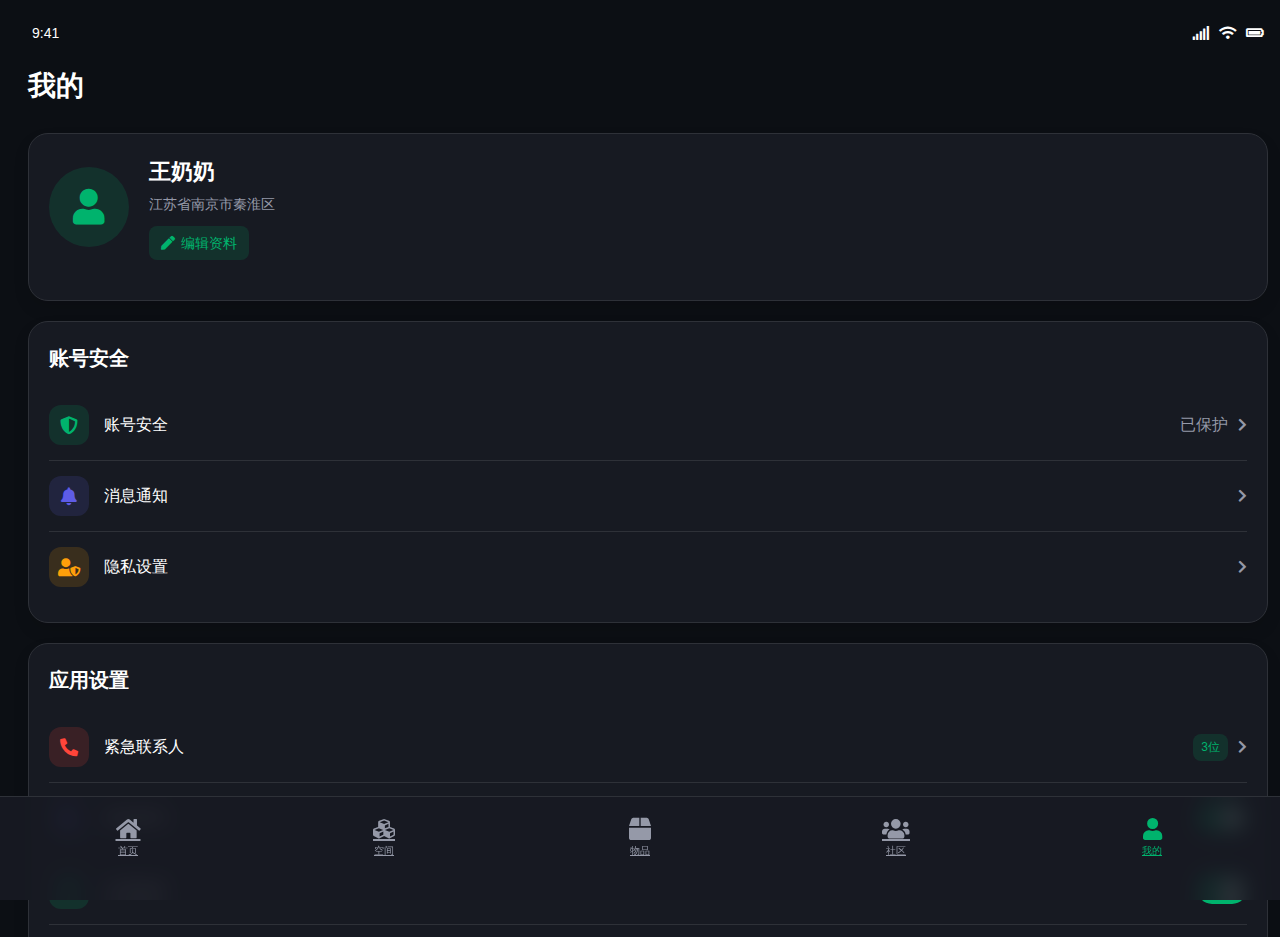
<file: profile.html>
<!DOCTYPE html>
<html lang="zh">
<head>
    <meta charset="UTF-8">
    <meta name="viewport" content="width=device-width, initial-scale=1.0">
    <title>物品管家 - 个人设置</title>
    <link rel="stylesheet" href="https://cdnjs.cloudflare.com/ajax/libs/font-awesome/5.15.4/css/all.min.css">
    <style>
        body {
            font-family: 'SF Pro Display', -apple-system, BlinkMacSystemFont, 'Segoe UI', Roboto, 'Helvetica Neue', Arial, sans-serif;
            background-color: #0C0F14;
            color: #FFFFFF;
            height: 100vh;
            width: 100%;
            overflow: hidden;
            font-size: 16px;
            line-height: 1.6;
        }
        
        .status-bar {
            display: flex;
            justify-content: space-between;
            padding: 14px 24px 0;
            color: #FFFFFF;
            font-size: 14px;
        }
        
        .tab-bar {
            position: fixed;
            bottom: 0;
            left: 0;
            right: 0;
            height: 83px;
            background-color: rgba(23, 26, 34, 0.9);
            backdrop-filter: blur(10px);
            display: flex;
            justify-content: space-around;
            align-items: center;
            border-top: 1px solid #2E3138;
            padding-bottom: 20px;
            z-index: 100;
        }
        
        .tab-item {
            display: flex;
            flex-direction: column;
            align-items: center;
            justify-content: center;
            font-size: 10px;
            color: #9599A8;
            width: 20%;
        }
        
        .tab-item.active {
            color: #00b36d;
        }
        
        .tab-item i {
            font-size: 22px;
            margin-bottom: 3px;
        }
        
        .content-area {
            height: calc(100vh - 127px);
            overflow-y: auto;
            padding: 20px;
            padding-bottom: 100px;
        }
        
        .page-header {
            margin-bottom: 24px;
        }
        
        .page-title {
            font-size: 28px;
            font-weight: 700;
            color: #FFFFFF;
        }
        
        .section-card {
            background-color: #171A22;
            border-radius: 20px;
            padding: 20px;
            margin-bottom: 20px;
            box-shadow: 0 8px 16px rgba(0, 0, 0, 0.1);
            border: 1px solid #2E3138;
        }
        
        .section-title {
            font-size: 20px;
            font-weight: 600;
            margin-bottom: 16px;
            color: #FFFFFF;
        }
        
        .profile-header {
            display: flex;
            align-items: center;
            gap: 20px;
            margin-bottom: 20px;
        }
        
        .profile-avatar {
            width: 80px;
            height: 80px;
            border-radius: 40px;
            background-color: rgba(0, 179, 109, 0.15);
            display: flex;
            align-items: center;
            justify-content: center;
            color: #00b36d;
            font-size: 36px;
        }
        
        .profile-info {
            flex: 1;
        }
        
        .profile-name {
            font-size: 22px;
            font-weight: 600;
            margin-bottom: 4px;
            color: #FFFFFF;
        }
        
        .profile-bio {
            font-size: 14px;
            color: #9599A8;
            margin-bottom: 10px;
        }
        
        .profile-edit {
            display: inline-flex;
            align-items: center;
            padding: 6px 12px;
            background-color: rgba(0, 179, 109, 0.15);
            color: #00b36d;
            border-radius: 8px;
            font-size: 14px;
            font-weight: 500;
        }
        
        .setting-item {
            display: flex;
            align-items: center;
            justify-content: space-between;
            padding: 15px 0;
            border-bottom: 1px solid #2E3138;
        }
        
        .setting-item:last-child {
            border-bottom: none;
        }
        
        .setting-left {
            display: flex;
            align-items: center;
            gap: 15px;
        }
        
        .setting-icon {
            width: 40px;
            height: 40px;
            border-radius: 12px;
            background-color: rgba(0, 179, 109, 0.15);
            display: flex;
            align-items: center;
            justify-content: center;
            color: #00b36d;
            font-size: 18px;
        }
        
        .setting-text {
            font-size: 16px;
            font-weight: 500;
            color: #FFFFFF;
        }
        
        .setting-right {
            display: flex;
            align-items: center;
            gap: 10px;
            color: #9599A8;
        }
        
        .chevron-right {
            font-size: 14px;
        }
        
        .switch {
            position: relative;
            display: inline-block;
            width: 50px;
            height: 30px;
        }
        
        .switch input {
            opacity: 0;
            width: 0;
            height: 0;
        }
        
        .slider {
            position: absolute;
            cursor: pointer;
            top: 0;
            left: 0;
            right: 0;
            bottom: 0;
            background-color: #2E3138;
            transition: .4s;
            border-radius: 34px;
        }
        
        .slider:before {
            position: absolute;
            content: "";
            height: 22px;
            width: 22px;
            left: 4px;
            bottom: 4px;
            background-color: white;
            transition: .4s;
            border-radius: 50%;
        }
        
        input:checked + .slider {
            background-color: #00b36d;
        }
        
        input:checked + .slider:before {
            transform: translateX(20px);
        }
        
        .badge {
            display: inline-block;
            padding: 4px 8px;
            border-radius: 8px;
            font-size: 12px;
            font-weight: 500;
            background-color: rgba(0, 179, 109, 0.15);
            color: #00b36d;
        }
        
        .text-center {
            text-align: center;
        }
        
        .version-text {
            font-size: 14px;
            color: #9599A8;
            margin-top: 10px;
        }
        
        /* 适老化增强样式 */
        *:focus {
            outline: 3px solid #00b36d;
            outline-offset: 2px;
        }
        
        /* 增加触摸反馈 */
        .setting-item:active,
        .profile-edit:active {
            opacity: 0.8;
        }
    </style>
</head>
<body>
    <!-- iOS Status Bar -->
    <div class="status-bar">
        <div>9:41</div>
        <div>
            <span><i class="fas fa-signal"></i></span>
            <span style="margin-left: 5px;"><i class="fas fa-wifi"></i></span>
            <span style="margin-left: 5px;"><i class="fas fa-battery-full"></i></span>
        </div>
    </div>

    <div class="content-area">
        <div class="page-header">
            <div class="page-title">我的</div>
        </div>
        
        <div class="section-card">
            <div class="profile-header">
                <div class="profile-avatar">
                    <i class="fas fa-user"></i>
                </div>
                <div class="profile-info">
                    <div class="profile-name">王奶奶</div>
                    <div class="profile-bio">江苏省南京市秦淮区</div>
                    <div class="profile-edit">
                        <i class="fas fa-pen" style="margin-right: 6px;"></i> 编辑资料
                    </div>
                </div>
            </div>
        </div>
        
        <div class="section-card">
            <div class="section-title">账号安全</div>
            
            <div class="setting-item">
                <div class="setting-left">
                    <div class="setting-icon">
                        <i class="fas fa-shield-alt"></i>
                    </div>
                    <div class="setting-text">账号安全</div>
                </div>
                <div class="setting-right">
                    <span>已保护</span>
                    <i class="fas fa-chevron-right chevron-right"></i>
                </div>
            </div>
            
            <div class="setting-item">
                <div class="setting-left">
                    <div class="setting-icon" style="background-color: rgba(94, 92, 230, 0.15); color: #5E5CE6;">
                        <i class="fas fa-bell"></i>
                    </div>
                    <div class="setting-text">消息通知</div>
                </div>
                <div class="setting-right">
                    <i class="fas fa-chevron-right chevron-right"></i>
                </div>
            </div>
            
            <div class="setting-item">
                <div class="setting-left">
                    <div class="setting-icon" style="background-color: rgba(255, 159, 10, 0.15); color: #FF9F0A;">
                        <i class="fas fa-user-shield"></i>
                    </div>
                    <div class="setting-text">隐私设置</div>
                </div>
                <div class="setting-right">
                    <i class="fas fa-chevron-right chevron-right"></i>
                </div>
            </div>
        </div>
        
        <div class="section-card">
            <div class="section-title">应用设置</div>
            
            <div class="setting-item">
                <div class="setting-left">
                    <div class="setting-icon" style="background-color: rgba(255, 69, 58, 0.15); color: #FF453A;">
                        <i class="fas fa-phone-alt"></i>
                    </div>
                    <div class="setting-text">紧急联系人</div>
                </div>
                <div class="setting-right">
                    <span class="badge">3位</span>
                    <i class="fas fa-chevron-right chevron-right"></i>
                </div>
            </div>
            
            <div class="setting-item">
                <div class="setting-left">
                    <div class="setting-icon" style="background-color: rgba(94, 92, 230, 0.15); color: #5E5CE6;">
                        <i class="fas fa-moon"></i>
                    </div>
                    <div class="setting-text">深色模式</div>
                </div>
                <div class="setting-right">
                    <label class="switch">
                        <input type="checkbox" checked>
                        <span class="slider"></span>
                    </label>
                </div>
            </div>
            
            <div class="setting-item">
                <div class="setting-left">
                    <div class="setting-icon">
                        <i class="fas fa-map-marker-alt"></i>
                    </div>
                    <div class="setting-text">位置服务</div>
                </div>
                <div class="setting-right">
                    <label class="switch">
                        <input type="checkbox" checked>
                        <span class="slider"></span>
                    </label>
                </div>
            </div>
            
            <div class="setting-item">
                <div class="setting-left">
                    <div class="setting-icon" style="background-color: rgba(255, 159, 10, 0.15); color: #FF9F0A;">
                        <i class="fas fa-language"></i>
                    </div>
                    <div class="setting-text">语言</div>
                </div>
                <div class="setting-right">
                    <span>简体中文</span>
                    <i class="fas fa-chevron-right chevron-right"></i>
                </div>
            </div>
        </div>
        
        <div class="section-card">
            <div class="section-title">关于</div>
            
            <div class="setting-item">
                <div class="setting-left">
                    <div class="setting-icon" style="background-color: rgba(94, 92, 230, 0.15); color: #5E5CE6;">
                        <i class="fas fa-star"></i>
                    </div>
                    <div class="setting-text">用户反馈</div>
                </div>
                <div class="setting-right">
                    <i class="fas fa-chevron-right chevron-right"></i>
                </div>
            </div>
            
            <div class="setting-item">
                <div class="setting-left">
                    <div class="setting-icon" style="background-color: rgba(0, 179, 109, 0.15); color: #00b36d;">
                        <i class="fas fa-headset"></i>
                    </div>
                    <div class="setting-text">客户服务</div>
                </div>
                <div class="setting-right">
                    <i class="fas fa-chevron-right chevron-right"></i>
                </div>
            </div>
            
            <div class="text-center" style="margin-top: 20px;">
                <div class="version-text">物品管家 v1.0.0</div>
            </div>
        </div>
    </div>
    
    <!-- iOS Tab Bar -->
    <div class="tab-bar">
        <a href="home.html" class="tab-item">
            <i class="fas fa-home"></i>
            <span>首页</span>
        </a>
        <a href="space.html" class="tab-item">
            <i class="fas fa-cubes"></i>
            <span>空间</span>
        </a>
        <a href="items.html" class="tab-item">
            <i class="fas fa-box"></i>
            <span>物品</span>
        </a>
        <a href="community.html" class="tab-item">
            <i class="fas fa-users"></i>
            <span>社区</span>
        </a>
        <a href="profile.html" class="tab-item active">
            <i class="fas fa-user"></i>
            <span>我的</span>
        </a>
    </div>
</body>
</html>
</file>
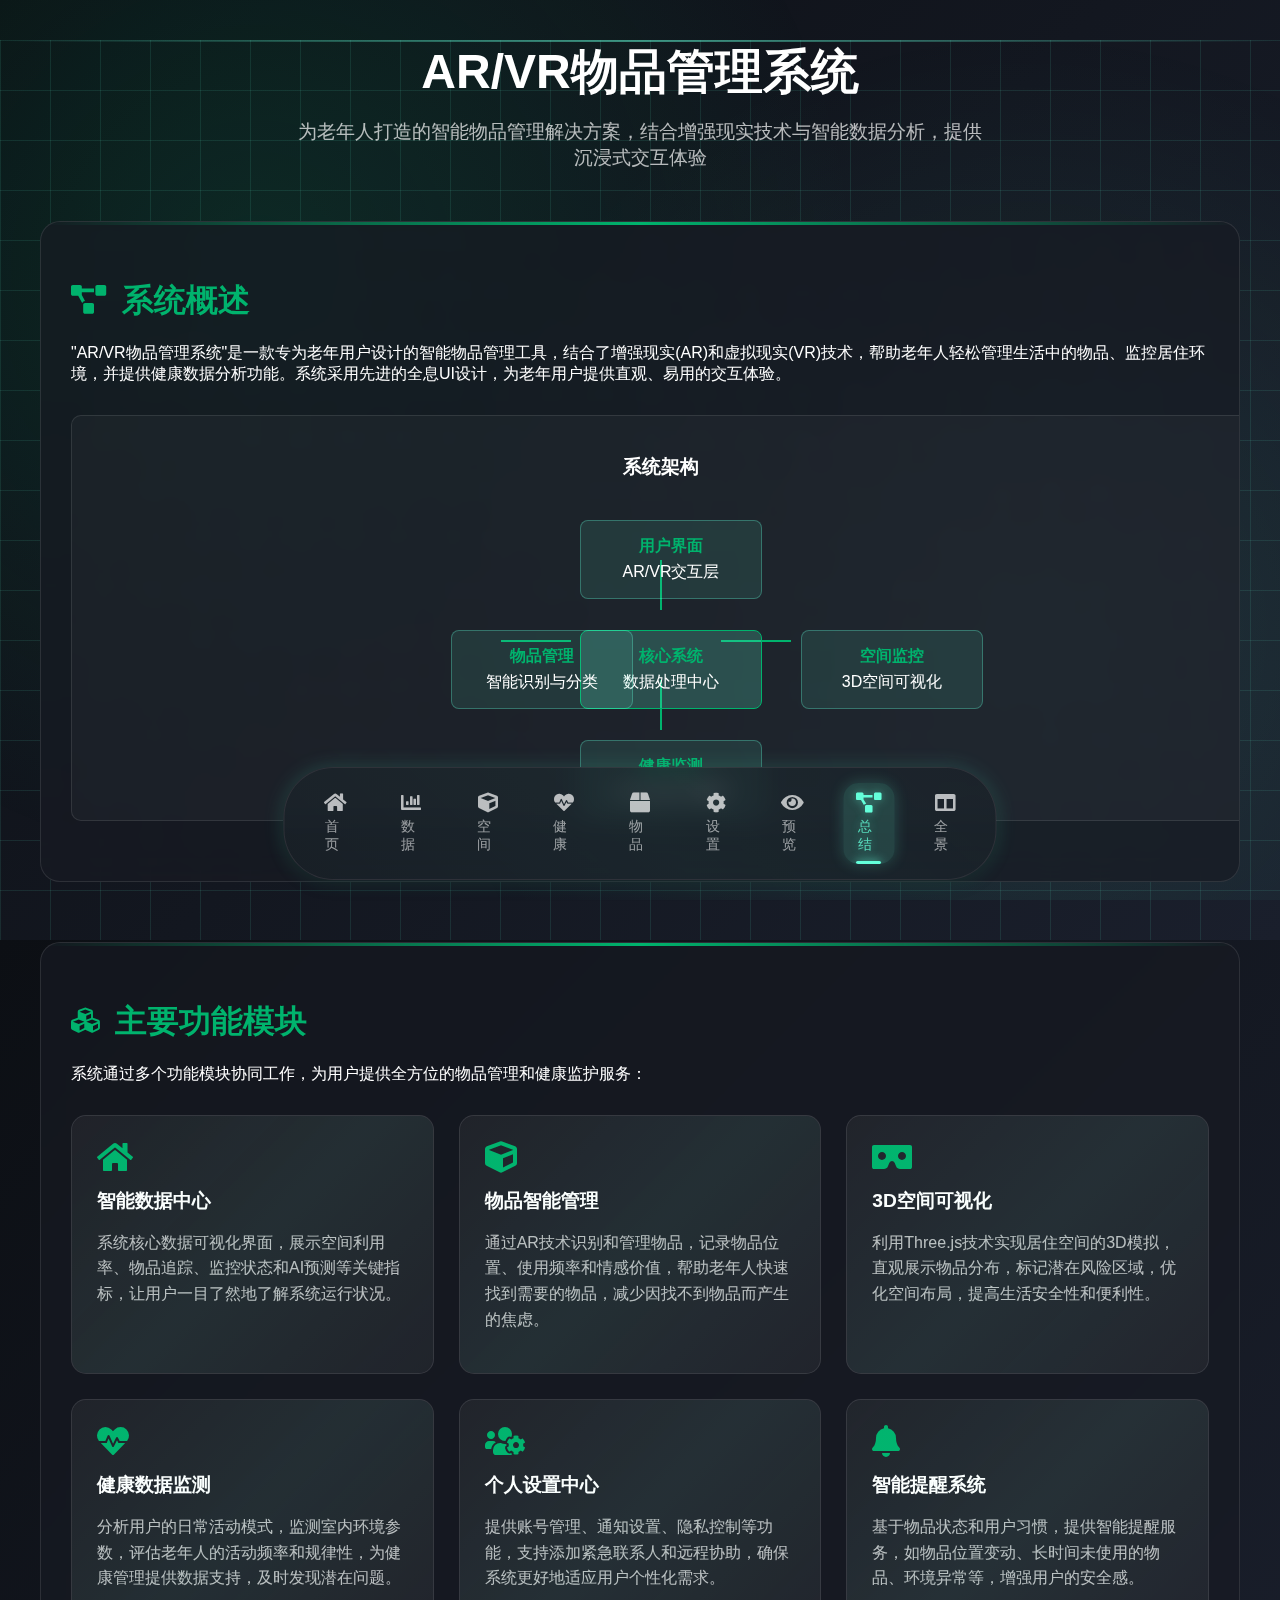
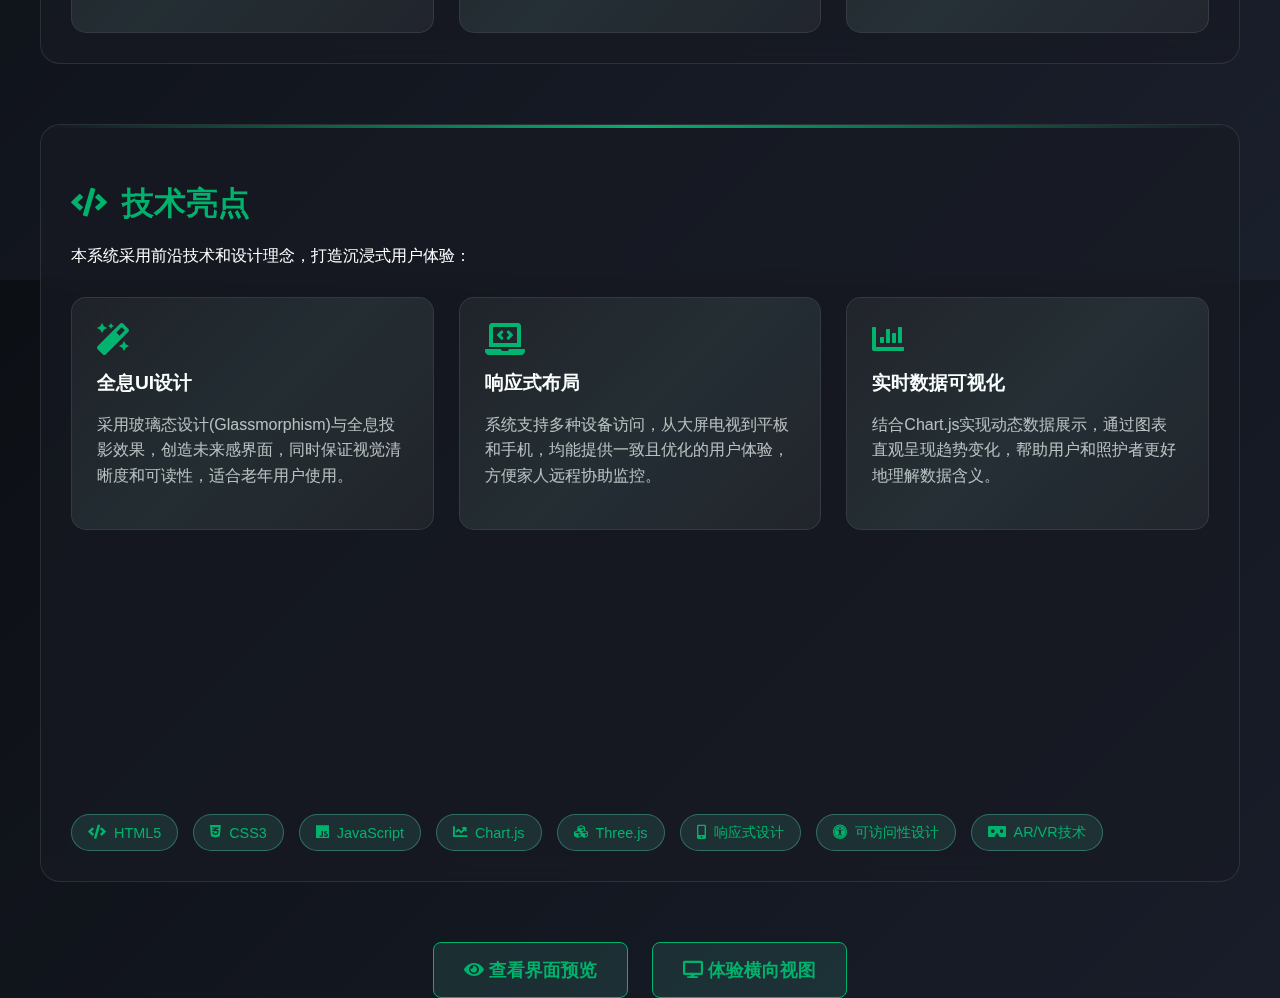
<file: summary.html>
<!DOCTYPE html>
<html lang="zh">
<head>
    <meta charset="UTF-8">
    <meta name="viewport" content="width=device-width, initial-scale=1.0">
    <title>AR/VR物品管理系统 - 项目总结</title>
    <link rel="stylesheet" href="https://cdnjs.cloudflare.com/ajax/libs/font-awesome/5.15.4/css/all.min.css">
    <link rel="stylesheet" href="vr-styles.css">
    <style>
        .summary-container {
            max-width: 1200px;
            margin: 40px auto;
            padding: 0 20px;
        }
        
        .summary-header {
            text-align: center;
            margin-bottom: 50px;
            position: relative;
        }
        
        .summary-header h1 {
            font-size: 3rem;
            margin-bottom: 15px;
        }
        
        .summary-header p {
            font-size: 1.2rem;
            max-width: 700px;
            margin: 0 auto;
            color: rgba(255, 255, 255, 0.7);
        }
        
        .summary-section {
            margin-bottom: 60px;
            background: var(--glass-bg);
            backdrop-filter: blur(10px);
            border-radius: 20px;
            border: 1px solid var(--glass-border);
            padding: 30px;
            position: relative;
            overflow: hidden;
        }
        
        .summary-section:before {
            content: '';
            position: absolute;
            top: 0;
            left: 0;
            width: 100%;
            height: 3px;
            background: linear-gradient(90deg, transparent, var(--primary-color), transparent);
        }
        
        .summary-section h2 {
            color: var(--primary-color);
            font-size: 2rem;
            margin-bottom: 20px;
            display: flex;
            align-items: center;
        }
        
        .summary-section h2 i {
            margin-right: 15px;
            font-size: 1.8rem;
        }
        
        .feature-grid {
            display: grid;
            grid-template-columns: repeat(auto-fill, minmax(300px, 1fr));
            gap: 25px;
            margin-top: 30px;
        }
        
        .feature-card {
            padding: 25px;
            background: rgba(255, 255, 255, 0.05);
            border-radius: 15px;
            transition: transform 0.3s ease, box-shadow 0.3s ease;
            position: relative;
            overflow: hidden;
            border: 1px solid rgba(255, 255, 255, 0.1);
        }
        
        .feature-card:hover {
            transform: translateY(-5px);
            box-shadow: 0 10px 20px rgba(0, 0, 0, 0.2);
        }
        
        .feature-card:after {
            content: '';
            position: absolute;
            top: 0;
            left: 0;
            width: 100%;
            height: 100%;
            background: linear-gradient(135deg, transparent 0%, rgba(100, 255, 218, 0.05) 50%, transparent 100%);
            pointer-events: none;
        }
        
        .feature-icon {
            color: var(--primary-color);
            font-size: 2rem;
            margin-bottom: 15px;
            display: inline-block;
        }
        
        .feature-title {
            font-size: 1.2rem;
            font-weight: 600;
            margin-bottom: 10px;
            color: #fff;
        }
        
        .feature-desc {
            color: rgba(255, 255, 255, 0.7);
            line-height: 1.6;
        }
        
        .tech-list {
            display: flex;
            flex-wrap: wrap;
            gap: 15px;
            margin-top: 25px;
        }
        
        .tech-badge {
            padding: 8px 16px;
            background: rgba(100, 255, 218, 0.1);
            border: 1px solid rgba(100, 255, 218, 0.3);
            border-radius: 20px;
            font-size: 0.9rem;
            color: var(--primary-color);
            display: flex;
            align-items: center;
            gap: 8px;
        }
        
        .architecture-diagram {
            width: 100%;
            margin: 30px 0;
            position: relative;
            border-radius: 10px;
            overflow: hidden;
            padding: 20px;
            background: rgba(255, 255, 255, 0.03);
            border: 1px solid rgba(255, 255, 255, 0.1);
        }
        
        .diagram-container {
            display: flex;
            justify-content: center;
            align-items: center;
            min-height: 300px;
            position: relative;
        }
        
        .diagram-box {
            position: relative;
            width: 150px;
            padding: 15px;
            margin: 10px;
            background: rgba(100, 255, 218, 0.1);
            border: 1px solid rgba(100, 255, 218, 0.3);
            border-radius: 8px;
            text-align: center;
            z-index: 1;
        }
        
        .diagram-line {
            position: absolute;
            background: var(--primary-color);
            z-index: 0;
        }
        
        .horizontal-line {
            height: 2px;
            width: 100px;
        }
        
        .vertical-line {
            width: 2px;
            height: 50px;
        }
        
        .box-title {
            font-weight: 600;
            margin-bottom: 5px;
            color: var(--primary-color);
        }
        
        .core-box {
            background: rgba(100, 255, 218, 0.2);
            border: 1px solid var(--primary-color);
        }
        
        .cta-section {
            text-align: center;
            margin-top: 50px;
        }
        
        .cta-button {
            display: inline-block;
            padding: 15px 30px;
            background: rgba(100, 255, 218, 0.1);
            border: 1px solid var(--primary-color);
            border-radius: 8px;
            color: var(--primary-color);
            font-size: 1.1rem;
            font-weight: 600;
            text-decoration: none;
            transition: all 0.3s ease;
            margin: 0 10px;
        }
        
        .cta-button:hover {
            background: rgba(100, 255, 218, 0.2);
            transform: translateY(-3px);
            box-shadow: 0 10px 20px rgba(0, 0, 0, 0.15);
        }
        
        @media (max-width: 768px) {
            .feature-grid {
                grid-template-columns: 1fr;
            }
            
            .summary-header h1 {
                font-size: 2.2rem;
            }
            
            .summary-section h2 {
                font-size: 1.6rem;
            }
        }
    </style>
</head>
<body>
    <div class="grid-overlay"></div>
    <div class="scan-line"></div>
    
    <div class="summary-container">
        <div class="summary-header">
            <h1>AR/VR物品管理系统</h1>
            <p>为老年人打造的智能物品管理解决方案，结合增强现实技术与智能数据分析，提供沉浸式交互体验</p>
        </div>
        
        <div class="summary-section">
            <h2><i class="fas fa-project-diagram"></i>系统概述</h2>
            <p>"AR/VR物品管理系统"是一款专为老年用户设计的智能物品管理工具，结合了增强现实(AR)和虚拟现实(VR)技术，帮助老年人轻松管理生活中的物品、监控居住环境，并提供健康数据分析功能。系统采用先进的全息UI设计，为老年用户提供直观、易用的交互体验。</p>
            
            <div class="architecture-diagram">
                <h3 style="text-align: center; margin-bottom: 20px;">系统架构</h3>
                <div class="diagram-container">
                    <!-- 中心模块 -->
                    <div class="diagram-box core-box" style="position: absolute; top: 120px; left: 50%; transform: translateX(-50%);">
                        <div class="box-title">核心系统</div>
                        <div>数据处理中心</div>
                    </div>
                    
                    <!-- 顶部模块 -->
                    <div class="diagram-box" style="position: absolute; top: 10px; left: 50%; transform: translateX(-50%);">
                        <div class="box-title">用户界面</div>
                        <div>AR/VR交互层</div>
                    </div>
                    
                    <!-- 连接线 -->
                    <div class="diagram-line vertical-line" style="position: absolute; top: 60px; left: 50%; transform: translateX(-50%);"></div>
                    
                    <!-- 左侧模块 -->
                    <div class="diagram-box" style="position: absolute; top: 120px; left: calc(50% - 220px);">
                        <div class="box-title">物品管理</div>
                        <div>智能识别与分类</div>
                    </div>
                    
                    <!-- 连接线 -->
                    <div class="diagram-line horizontal-line" style="position: absolute; top: 140px; left: calc(50% - 160px); width: 70px;"></div>
                    
                    <!-- 右侧模块 -->
                    <div class="diagram-box" style="position: absolute; top: 120px; left: calc(50% + 130px);">
                        <div class="box-title">空间监控</div>
                        <div>3D空间可视化</div>
                    </div>
                    
                    <!-- 连接线 -->
                    <div class="diagram-line horizontal-line" style="position: absolute; top: 140px; left: calc(50% + 60px); width: 70px;"></div>
                    
                    <!-- 底部模块 -->
                    <div class="diagram-box" style="position: absolute; top: 230px; left: 50%; transform: translateX(-50%);">
                        <div class="box-title">健康监测</div>
                        <div>行为分析与预警</div>
                    </div>
                    
                    <!-- 连接线 -->
                    <div class="diagram-line vertical-line" style="position: absolute; top: 180px; left: 50%; transform: translateX(-50%);"></div>
                </div>
            </div>
        </div>
        
        <div class="summary-section">
            <h2><i class="fas fa-cubes"></i>主要功能模块</h2>
            <p>系统通过多个功能模块协同工作，为用户提供全方位的物品管理和健康监护服务：</p>
            
            <div class="feature-grid">
                <div class="feature-card">
                    <i class="fas fa-home feature-icon"></i>
                    <div class="feature-title">智能数据中心</div>
                    <p class="feature-desc">系统核心数据可视化界面，展示空间利用率、物品追踪、监控状态和AI预测等关键指标，让用户一目了然地了解系统运行状况。</p>
                </div>
                
                <div class="feature-card">
                    <i class="fas fa-cube feature-icon"></i>
                    <div class="feature-title">物品智能管理</div>
                    <p class="feature-desc">通过AR技术识别和管理物品，记录物品位置、使用频率和情感价值，帮助老年人快速找到需要的物品，减少因找不到物品而产生的焦虑。</p>
                </div>
                
                <div class="feature-card">
                    <i class="fas fa-vr-cardboard feature-icon"></i>
                    <div class="feature-title">3D空间可视化</div>
                    <p class="feature-desc">利用Three.js技术实现居住空间的3D模拟，直观展示物品分布，标记潜在风险区域，优化空间布局，提高生活安全性和便利性。</p>
                </div>
                
                <div class="feature-card">
                    <i class="fas fa-heartbeat feature-icon"></i>
                    <div class="feature-title">健康数据监测</div>
                    <p class="feature-desc">分析用户的日常活动模式，监测室内环境参数，评估老年人的活动频率和规律性，为健康管理提供数据支持，及时发现潜在问题。</p>
                </div>
                
                <div class="feature-card">
                    <i class="fas fa-users-cog feature-icon"></i>
                    <div class="feature-title">个人设置中心</div>
                    <p class="feature-desc">提供账号管理、通知设置、隐私控制等功能，支持添加紧急联系人和远程协助，确保系统更好地适应用户个性化需求。</p>
                </div>
                
                <div class="feature-card">
                    <i class="fas fa-bell feature-icon"></i>
                    <div class="feature-title">智能提醒系统</div>
                    <p class="feature-desc">基于物品状态和用户习惯，提供智能提醒服务，如物品位置变动、长时间未使用的物品、环境异常等，增强用户的安全感。</p>
                </div>
            </div>
        </div>
        
        <div class="summary-section">
            <h2><i class="fas fa-code"></i>技术亮点</h2>
            <p>本系统采用前沿技术和设计理念，打造沉浸式用户体验：</p>
            
            <div class="feature-grid">
                <div class="feature-card">
                    <i class="fas fa-magic feature-icon"></i>
                    <div class="feature-title">全息UI设计</div>
                    <p class="feature-desc">采用玻璃态设计(Glassmorphism)与全息投影效果，创造未来感界面，同时保证视觉清晰度和可读性，适合老年用户使用。</p>
                </div>
                
                <div class="feature-card">
                    <i class="fas fa-laptop-code feature-icon"></i>
                    <div class="feature-title">响应式布局</div>
                    <p class="feature-desc">系统支持多种设备访问，从大屏电视到平板和手机，均能提供一致且优化的用户体验，方便家人远程协助监控。</p>
                </div>
                
                <div class="feature-card">
                    <i class="fas fa-chart-bar feature-icon"></i>
                    <div class="feature-title">实时数据可视化</div>
                    <p class="feature-desc">结合Chart.js实现动态数据展示，通过图表直观呈现趋势变化，帮助用户和照护者更好地理解数据含义。</p>
                </div>
                
                <div class="feature-card">
                    <i class="fas fa-cube feature-icon"></i>
                    <div class="feature-title">Three.js 3D渲染</div>
                    <p class="feature-desc">采用WebGL技术实现空间的三维渲染，支持交互式空间浏览和物品标记，提供沉浸式空间感知体验。</p>
                </div>
            </div>
            
            <div class="tech-list">
                <div class="tech-badge"><i class="fas fa-code"></i> HTML5</div>
                <div class="tech-badge"><i class="fab fa-css3-alt"></i> CSS3</div>
                <div class="tech-badge"><i class="fab fa-js"></i> JavaScript</div>
                <div class="tech-badge"><i class="fas fa-chart-line"></i> Chart.js</div>
                <div class="tech-badge"><i class="fas fa-cubes"></i> Three.js</div>
                <div class="tech-badge"><i class="fas fa-mobile-alt"></i> 响应式设计</div>
                <div class="tech-badge"><i class="fas fa-universal-access"></i> 可访问性设计</div>
                <div class="tech-badge"><i class="fas fa-vr-cardboard"></i> AR/VR技术</div>
            </div>
        </div>
        
        <div class="cta-section">
            <a href="preview.html" class="cta-button"><i class="fas fa-eye"></i> 查看界面预览</a>
            <a href="overview.html" class="cta-button"><i class="fas fa-desktop"></i> 体验横向视图</a>
        </div>
    </div>
    
    <script src="vr-nav.js"></script>
    <script>
        // 添加小动画效果
        document.addEventListener('DOMContentLoaded', function() {
            const featureCards = document.querySelectorAll('.feature-card');
            
            // 为特性卡片添加入场动画
            featureCards.forEach((card, index) => {
                setTimeout(() => {
                    card.style.opacity = '0';
                    card.style.transform = 'translateY(20px)';
                    card.style.transition = 'opacity 0.5s ease, transform 0.5s ease';
                    
                    setTimeout(() => {
                        card.style.opacity = '1';
                        card.style.transform = 'translateY(0)';
                    }, 100);
                }, index * 100);
            });
        });
    </script>
</body>
</html>
</file>
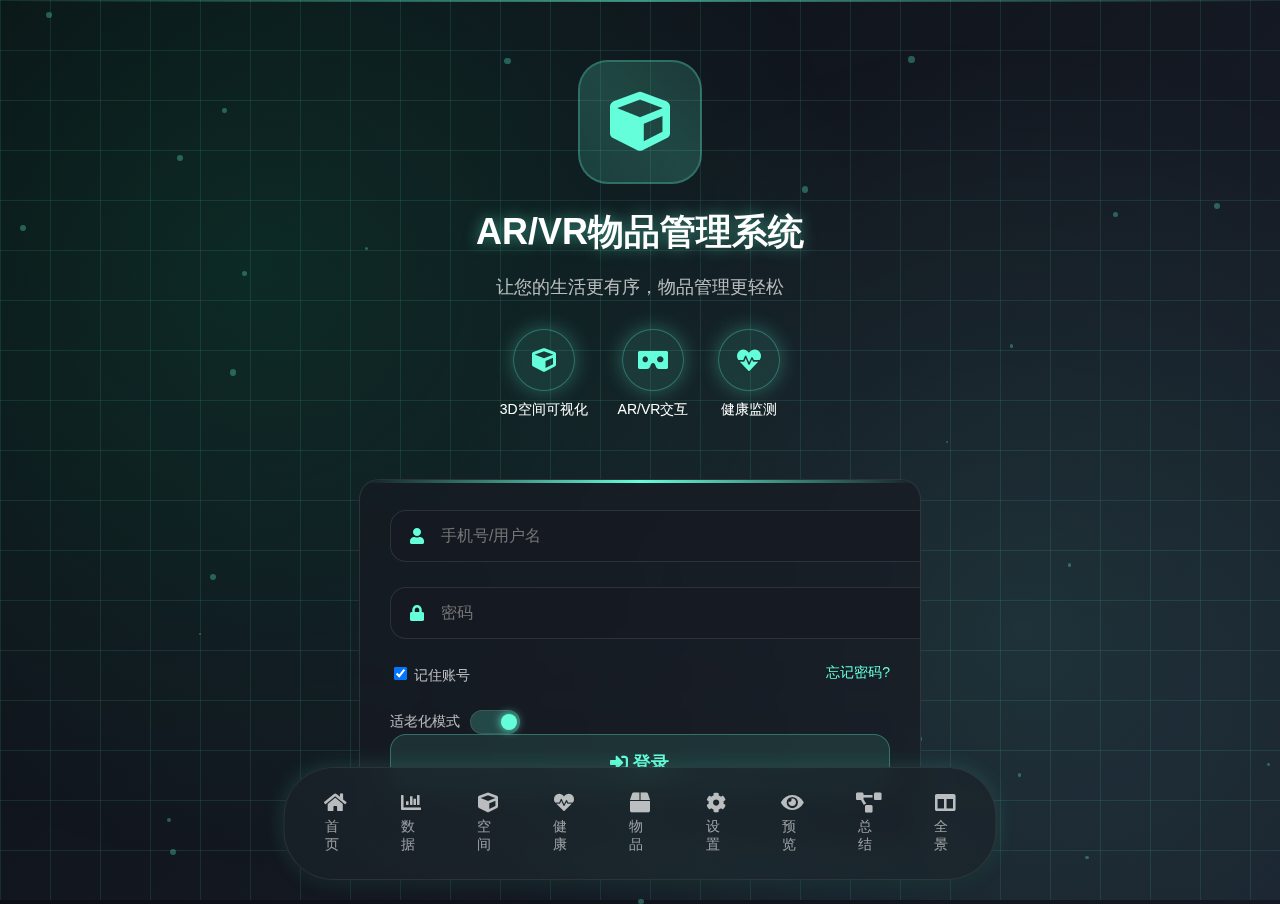
<file: welcome.html>
<!DOCTYPE html>
<html lang="zh">
<head>
    <meta charset="UTF-8">
    <meta name="viewport" content="width=device-width, initial-scale=1.0">
    <title>AR/VR物品管理系统 - 欢迎</title>
    <link rel="stylesheet" href="https://cdnjs.cloudflare.com/ajax/libs/font-awesome/5.15.4/css/all.min.css">
    <link rel="stylesheet" href="vr-styles.css">
    <style>
        .welcome-container {
            display: flex;
            flex-direction: column;
            align-items: center;
            justify-content: space-between;
            height: 100vh;
            padding: 0 20px;
            position: relative;
            overflow: hidden;
        }
        
        .welcome-header {
            width: 100%;
            padding: 20px 0;
            text-align: center;
            margin-top: 40px;
            position: relative;
            z-index: 10;
        }
        
        .welcome-logo {
            width: 120px;
            height: 120px;
            margin: 0 auto 20px;
            background: rgba(100, 255, 218, 0.1);
            border: 2px solid rgba(100, 255, 218, 0.3);
            border-radius: 30px;
            display: flex;
            align-items: center;
            justify-content: center;
            color: var(--hologram-blue);
            font-size: 60px;
            position: relative;
            overflow: hidden;
        }
        
        .welcome-logo::before {
            content: '';
            position: absolute;
            top: -50%;
            left: -50%;
            width: 200%;
            height: 200%;
            background: linear-gradient(
                45deg,
                transparent 0%,
                rgba(100, 255, 218, 0.1) 50%,
                transparent 100%
            );
            animation: hologram-scan 4s linear infinite;
        }
        
        .welcome-title {
            font-size: 36px;
            font-weight: 700;
            margin-bottom: 10px;
            color: #FFFFFF;
            text-shadow: 0 0 15px rgba(100, 255, 218, 0.5);
        }
        
        .welcome-subtitle {
            font-size: 18px;
            color: rgba(255, 255, 255, 0.7);
            margin-bottom: 30px;
        }
        
        .feature-list {
            display: flex;
            justify-content: center;
            gap: 30px;
            margin: 20px 0 40px;
            z-index: 10;
        }
        
        .feature-item {
            display: flex;
            flex-direction: column;
            align-items: center;
            text-align: center;
            max-width: 120px;
        }
        
        .feature-icon {
            width: 60px;
            height: 60px;
            border-radius: 50%;
            background: rgba(100, 255, 218, 0.1);
            border: 1px solid rgba(100, 255, 218, 0.3);
            display: flex;
            align-items: center;
            justify-content: center;
            color: var(--hologram-blue);
            font-size: 24px;
            margin-bottom: 10px;
            box-shadow: 0 0 20px rgba(100, 255, 218, 0.3);
        }
        
        .feature-text {
            font-size: 14px;
            color: #FFFFFF;
        }
        
        .login-box {
            width: 100%;
            max-width: 500px;
            padding: 30px;
            background: var(--glass-bg);
            backdrop-filter: blur(10px);
            border: 1px solid var(--glass-border);
            border-radius: 20px;
            margin-bottom: 50px;
            z-index: 10;
            position: relative;
            overflow: hidden;
        }
        
        .login-box::before {
            content: '';
            position: absolute;
            top: 0;
            left: 0;
            right: 0;
            height: 3px;
            background: linear-gradient(90deg, transparent, var(--hologram-blue), transparent);
        }
        
        .input-group {
            position: relative;
            margin-bottom: 25px;
        }
        
        .input-field {
            width: 100%;
            padding: 16px 20px 16px 50px;
            background: rgba(23, 26, 34, 0.7);
            border: 1px solid var(--glass-border);
            border-radius: 16px;
            color: #FFFFFF;
            font-size: 16px;
            transition: all 0.3s ease;
        }
        
        .input-field:focus {
            outline: none;
            border-color: var(--hologram-blue);
            box-shadow: 0 0 0 2px rgba(100, 255, 218, 0.2);
        }
        
        .input-icon {
            position: absolute;
            left: 20px;
            top: 50%;
            transform: translateY(-50%);
            color: var(--hologram-blue);
        }
        
        .login-button {
            width: 100%;
            padding: 16px;
            background: rgba(100, 255, 218, 0.1);
            border: 1px solid rgba(100, 255, 218, 0.3);
            border-radius: 16px;
            color: var(--hologram-blue);
            font-size: 18px;
            font-weight: 600;
            cursor: pointer;
            transition: all 0.3s ease;
            margin-bottom: 20px;
            position: relative;
            overflow: hidden;
        }
        
        .login-button:hover {
            background: rgba(100, 255, 218, 0.2);
            transform: translateY(-2px);
        }
        
        .login-options {
            display: flex;
            justify-content: center;
            gap: 15px;
            margin-top: 20px;
        }
        
        .login-option {
            width: 50px;
            height: 50px;
            border-radius: 50%;
            background: rgba(23, 26, 34, 0.7);
            border: 1px solid var(--glass-border);
            display: flex;
            align-items: center;
            justify-content: center;
            color: var(--hologram-blue);
            font-size: 20px;
            transition: all 0.3s ease;
            cursor: pointer;
        }
        
        .login-option:hover {
            transform: translateY(-5px);
            box-shadow: 0 5px 15px rgba(0, 0, 0, 0.2);
        }
        
        .login-helper {
            display: flex;
            justify-content: space-between;
            margin-bottom: 25px;
            font-size: 14px;
            color: rgba(255, 255, 255, 0.7);
        }
        
        .elderly-mode {
            display: flex;
            align-items: center;
            gap: 10px;
            margin-top: 15px;
        }
        
        .elderly-text {
            color: rgba(255, 255, 255, 0.7);
            font-size: 14px;
        }
        
        .toggle-switch {
            position: relative;
            display: inline-block;
            width: 50px;
            height: 24px;
        }
        
        .toggle-switch input {
            opacity: 0;
            width: 0;
            height: 0;
        }
        
        .toggle-slider {
            position: absolute;
            cursor: pointer;
            top: 0;
            left: 0;
            right: 0;
            bottom: 0;
            background-color: rgba(23, 26, 34, 0.7);
            transition: .4s;
            border-radius: 34px;
            border: 1px solid var(--glass-border);
        }
        
        .toggle-slider:before {
            position: absolute;
            content: "";
            height: 16px;
            width: 16px;
            left: 4px;
            bottom: 3px;
            background-color: var(--hologram-blue);
            transition: .4s;
            border-radius: 50%;
            box-shadow: 0 0 10px var(--hologram-blue);
        }
        
        input:checked + .toggle-slider {
            background-color: rgba(100, 255, 218, 0.2);
        }
        
        input:checked + .toggle-slider:before {
            transform: translateX(26px);
        }
        
        .floating-particles {
            position: absolute;
            top: 0;
            left: 0;
            width: 100%;
            height: 100%;
            pointer-events: none;
            z-index: 1;
        }
        
        .particle {
            position: absolute;
            background: var(--hologram-blue);
            border-radius: 50%;
            opacity: 0.3;
            animation: float 15s ease-in-out infinite alternate;
        }
    </style>
</head>
<body>
    <div class="grid-overlay"></div>
    <div class="scan-line"></div>
    
    <div class="welcome-container">
        <div class="welcome-header">
            <div class="welcome-logo">
                <i class="fas fa-cube"></i>
            </div>
            <h1 class="welcome-title">AR/VR物品管理系统</h1>
            <p class="welcome-subtitle">让您的生活更有序，物品管理更轻松</p>
            
            <div class="feature-list">
                <div class="feature-item">
                    <div class="feature-icon">
                        <i class="fas fa-cube"></i>
                    </div>
                    <div class="feature-text">3D空间可视化</div>
                </div>
                <div class="feature-item">
                    <div class="feature-icon">
                        <i class="fas fa-vr-cardboard"></i>
                    </div>
                    <div class="feature-text">AR/VR交互</div>
                </div>
                <div class="feature-item">
                    <div class="feature-icon">
                        <i class="fas fa-heartbeat"></i>
                    </div>
                    <div class="feature-text">健康监测</div>
                </div>
            </div>
        </div>
        
        <div class="login-box">
            <div class="input-group">
                <i class="fas fa-user input-icon"></i>
                <input type="text" class="input-field" placeholder="手机号/用户名">
            </div>
            
            <div class="input-group">
                <i class="fas fa-lock input-icon"></i>
                <input type="password" class="input-field" placeholder="密码">
            </div>
            
            <div class="login-helper">
                <div>
                    <input type="checkbox" id="remember" checked>
                    <label for="remember">记住账号</label>
                </div>
                <a href="#" style="color: var(--hologram-blue); text-decoration: none;">忘记密码?</a>
            </div>
            
            <div class="elderly-mode">
                <span class="elderly-text">适老化模式</span>
                <label class="toggle-switch">
                    <input type="checkbox" checked>
                    <span class="toggle-slider"></span>
                </label>
            </div>
            
            <button class="login-button" onclick="location.href='home.html'">
                <i class="fas fa-sign-in-alt"></i> 登录
            </button>
            
            <div class="login-options">
                <div class="login-option" title="微信登录">
                    <i class="fab fa-weixin"></i>
                </div>
                <div class="login-option" title="QQ登录">
                    <i class="fab fa-qq"></i>
                </div>
                <div class="login-option" title="指纹登录">
                    <i class="fas fa-fingerprint"></i>
                </div>
            </div>
            
            <div style="text-align: center; margin-top: 20px; color: rgba(255, 255, 255, 0.7);">
                还没有账号? <a href="#" style="color: var(--hologram-blue); text-decoration: none;">立即注册</a>
            </div>
        </div>
    </div>
    
    <div class="floating-particles" id="particles"></div>
    
    <script src="vr-nav.js"></script>
    <script>
        // 生成粒子效果
        function createParticles() {
            const container = document.getElementById('particles');
            const particleCount = 30;
            
            for (let i = 0; i < particleCount; i++) {
                const particle = document.createElement('div');
                particle.className = 'particle';
                
                // 随机尺寸
                const size = Math.random() * 5 + 2;
                particle.style.width = size + 'px';
                particle.style.height = size + 'px';
                
                // 随机位置
                const posX = Math.random() * 100;
                const posY = Math.random() * 100;
                particle.style.left = posX + '%';
                particle.style.top = posY + '%';
                
                // 随机动画延迟
                const delay = Math.random() * 5;
                particle.style.animationDelay = `${delay}s`;
                
                container.appendChild(particle);
            }
        }
        
        // 添加登录按钮效果
        function addLoginButtonEffect() {
            const button = document.querySelector('.login-button');
            
            button.addEventListener('click', (e) => {
                const rect = button.getBoundingClientRect();
                const x = e.clientX - rect.left;
                const y = e.clientY - rect.top;
                
                const ripple = document.createElement('span');
                ripple.className = 'ripple';
                ripple.style.left = `${x}px`;
                ripple.style.top = `${y}px`;
                
                button.appendChild(ripple);
                
                setTimeout(() => {
                    ripple.remove();
                }, 600);
            });
        }
        
        // 页面加载完成后初始化
        document.addEventListener('DOMContentLoaded', function() {
            createParticles();
            addLoginButtonEffect();
        });
    </script>
</body>
</html>
</file>
<file: vr-styles.css>
/* VR/AR 通用样式 - 统一设计语言 */
:root {
    --primary-color: #00b36d;
    --primary-glow: rgba(0, 179, 109, 0.3);
    --glass-bg: rgba(23, 26, 34, 0.7);
    --glass-border: rgba(255, 255, 255, 0.1);
    --hologram-blue: #64ffda;
    --health-green: #30D158;
    --health-yellow: #FFD60A;
    --health-red: #FF453A;
    --grid-color: rgba(100, 255, 218, 0.1);
    --nav-highlight: rgba(100, 255, 218, 0.5);
    --ripple-color: rgba(100, 255, 218, 0.3);
}

/* 基础样式 */
body {
    margin: 0;
    padding: 0;
    background: linear-gradient(135deg, #0C0F14, #1a1f2c);
    color: #FFFFFF;
    font-family: 'SF Pro Display', -apple-system, BlinkMacSystemFont, 'Segoe UI', Roboto, sans-serif;
    height: 100vh;
    overflow: hidden;
    position: relative;
}

body::before {
    content: '';
    position: fixed;
    top: 0;
    left: 0;
    right: 0;
    bottom: 0;
    background: 
        radial-gradient(circle at 20% 30%, rgba(0, 179, 109, 0.15) 0%, transparent 50%),
        radial-gradient(circle at 80% 70%, rgba(100, 255, 218, 0.1) 0%, transparent 50%);
    pointer-events: none;
    z-index: -1;
}

/* 网格覆盖层 */
.grid-overlay {
    position: absolute;
    top: 0;
    left: 0;
    width: 100%;
    height: 100%;
    background-image: 
        linear-gradient(var(--grid-color) 1px, transparent 1px),
        linear-gradient(90deg, var(--grid-color) 1px, transparent 1px);
    background-size: 50px 50px;
    pointer-events: none;
    z-index: 0;
}

/* 扫描线效果 */
.scan-line {
    position: absolute;
    top: 0;
    left: 0;
    width: 100%;
    height: 2px;
    background: linear-gradient(to right, 
        transparent, 
        var(--hologram-blue),
        transparent
    );
    animation: scan 3s linear infinite;
    opacity: 0.5;
    pointer-events: none;
    z-index: 1;
}

@keyframes scan {
    0% { transform: translateY(0); }
    100% { transform: translateY(100vh); }
}

/* 全息容器 */
.vr-container {
    position: relative;
    height: 100vh;
    perspective: 1000px;
    overflow: hidden;
    z-index: 2;
}

/* 玻璃态卡片 */
.glass-card {
    background: var(--glass-bg);
    backdrop-filter: blur(12px);
    border: 1px solid var(--glass-border);
    border-radius: 20px;
    padding: 20px;
    position: relative;
    overflow: hidden;
    box-shadow: 0 10px 25px rgba(0, 0, 0, 0.2);
}

.glass-card::before {
    content: '';
    position: absolute;
    top: -50%;
    left: -50%;
    width: 200%;
    height: 200%;
    background: linear-gradient(
        45deg,
        transparent 0%,
        rgba(100, 255, 218, 0.05) 50%,
        transparent 100%
    );
    animation: hologram-scan 8s linear infinite;
    pointer-events: none;
}

@keyframes hologram-scan {
    0% {
        transform: translateX(-50%) translateY(-50%) rotate(0deg);
    }
    100% {
        transform: translateX(-50%) translateY(-50%) rotate(360deg);
    }
}

/* HUD 样式 */
.hud {
    position: absolute;
    background: var(--glass-bg);
    backdrop-filter: blur(12px);
    border: 1px solid var(--glass-border);
    border-radius: 15px;
    padding: 20px;
    box-shadow: 0 5px 15px rgba(0, 0, 0, 0.3);
    z-index: 10;
    pointer-events: auto;
}

/* 数据值和标签 */
.data-value {
    font-size: 28px;
    font-weight: 700;
    color: var(--hologram-blue);
    text-shadow: 0 0 10px rgba(100, 255, 218, 0.3);
    margin-bottom: 8px;
}

.data-label {
    font-size: 14px;
    color: rgba(255, 255, 255, 0.7);
    margin-top: 5px;
}

/* 脉冲指示器 */
.status-indicator {
    width: 10px;
    height: 10px;
    border-radius: 50%;
    background: var(--hologram-blue);
    box-shadow: 0 0 10px var(--hologram-blue);
    animation: pulse 2s infinite;
    display: inline-block;
    margin-right: 10px;
}

@keyframes pulse {
    0% { transform: scale(1); opacity: 1; }
    50% { transform: scale(1.5); opacity: 0.5; }
    100% { transform: scale(1); opacity: 1; }
}

/* 全息按钮 */
.hologram-button {
    background: rgba(100, 255, 218, 0.1);
    border: 1px solid rgba(100, 255, 218, 0.3);
    border-radius: 12px;
    color: var(--hologram-blue);
    padding: 12px 24px;
    font-size: 15px;
    cursor: pointer;
    transition: all 0.3s ease;
    text-shadow: 0 0 5px rgba(100, 255, 218, 0.5);
    display: inline-flex;
    align-items: center;
    justify-content: center;
    gap: 8px;
}

.hologram-button:hover {
    background: rgba(100, 255, 218, 0.2);
    transform: translateY(-2px);
    box-shadow: 0 5px 15px rgba(100, 255, 218, 0.2);
}

.hologram-button:active {
    transform: scale(0.98);
}

/* 图表容器 */
.chart-container {
    background: var(--glass-bg);
    backdrop-filter: blur(12px);
    border: 1px solid var(--glass-border);
    border-radius: 20px;
    padding: 20px;
    position: relative;
    overflow: hidden;
}

.chart-overlay {
    position: absolute;
    top: 0;
    left: 0;
    width: 100%;
    height: 100%;
    pointer-events: none;
    background: 
        linear-gradient(to right, rgba(23, 26, 34, 0.2), transparent 10%, transparent 90%, rgba(23, 26, 34, 0.2)),
        linear-gradient(to bottom, rgba(23, 26, 34, 0.2), transparent 10%, transparent 90%, rgba(23, 26, 34, 0.2));
}

/* 3D 变换效果 */
.card-3d {
    transform-style: preserve-3d;
    transition: transform 0.3s ease;
}

.card-3d:hover {
    transform: translateZ(20px) scale(1.03);
}

/* 动态 3D 网格 */
.grid-3d {
    position: absolute;
    top: 0;
    left: 0;
    width: 100%;
    height: 100%;
    transform-style: preserve-3d;
    perspective: 1000px;
    z-index: 0;
}

/* 导航菜单 */
.vr-nav {
    display: flex;
    justify-content: center;
    gap: 15px;
    padding: 15px;
    position: relative;
    z-index: 10;
}

/* 全息风格提示框 */
.tooltip {
    position: absolute;
    background: var(--glass-bg);
    backdrop-filter: blur(10px);
    border: 1px solid var(--glass-border);
    border-radius: 8px;
    padding: 8px 12px;
    font-size: 12px;
    color: var(--hologram-blue);
    box-shadow: 0 5px 15px rgba(0, 0, 0, 0.2);
    pointer-events: none;
    opacity: 0;
    transition: opacity 0.3s ease;
    z-index: 100;
}

.has-tooltip:hover + .tooltip {
    opacity: 1;
}

/* 警告指示器 */
.alert {
    background: rgba(255, 69, 58, 0.1);
    border: 1px solid rgba(255, 69, 58, 0.3);
    color: #FF453A;
    padding: 10px 20px;
    border-radius: 10px;
    display: flex;
    align-items: center;
    gap: 10px;
}

/* VR 工具提示 */
.vr-tooltip {
    position: absolute;
    background: var(--glass-bg);
    backdrop-filter: blur(10px);
    border: 1px solid var(--glass-border);
    border-radius: 8px;
    padding: 8px;
    font-size: 12px;
    color: var(--hologram-blue);
    transform: translate(-50%, -100%);
    pointer-events: none;
}

/* 动画效果 */
@keyframes float {
    0%, 100% { transform: translateY(0); }
    50% { transform: translateY(-10px); }
}

.floating {
    animation: float 4s ease-in-out infinite;
}

@keyframes rotate-3d {
    0% { transform: rotateY(0deg); }
    100% { transform: rotateY(360deg); }
}

.rotate-3d {
    animation: rotate-3d 10s linear infinite;
}

/* 响应式设计 */
@media (max-width: 768px) {
    .data-value {
        font-size: 22px;
    }
    
    .data-label {
        font-size: 12px;
    }
    
    .hologram-button {
        padding: 10px 16px;
        font-size: 14px;
    }
}

/* 导航栏 */
.vr-nav-bar {
    position: fixed;
    bottom: 20px;
    left: 50%;
    transform: translateX(-50%);
    display: flex;
    justify-content: center;
    gap: 25px;
    padding: 15px 25px;
    background: var(--glass-bg);
    backdrop-filter: blur(12px);
    border: 1px solid var(--glass-border);
    border-radius: 50px;
    z-index: 1000;
    box-shadow: 0 5px 15px rgba(0, 0, 0, 0.3),
                0 0 20px rgba(100, 255, 218, 0.2);
}

.vr-nav-item {
    display: flex;
    flex-direction: column;
    align-items: center;
    justify-content: center;
    color: rgba(255, 255, 255, 0.7);
    font-size: 14px;
    padding: 10px 15px;
    border-radius: 15px;
    cursor: pointer;
    transition: all 0.3s ease;
    position: relative;
    overflow: hidden;
}

.vr-nav-item i {
    font-size: 20px;
    margin-bottom: 5px;
}

.vr-nav-item span {
    opacity: 0.8;
}

.vr-nav-item:hover {
    color: var(--hologram-blue);
    background: rgba(100, 255, 218, 0.1);
}

.vr-nav-item.active {
    color: var(--hologram-blue);
    background: rgba(100, 255, 218, 0.15);
    text-shadow: 0 0 10px rgba(100, 255, 218, 0.5);
    box-shadow: 0 0 15px rgba(100, 255, 218, 0.2);
}

.vr-nav-item.active::before {
    content: '';
    position: absolute;
    bottom: 0;
    left: 50%;
    transform: translateX(-50%);
    width: 25px;
    height: 3px;
    background: var(--hologram-blue);
    border-radius: 3px;
    box-shadow: 0 0 10px var(--hologram-blue);
}

/* 波纹效果 */
.ripple {
    position: absolute;
    border-radius: 50%;
    background: var(--ripple-color);
    transform: scale(0);
    animation: ripple-effect 0.6s linear;
    pointer-events: none;
}

@keyframes ripple-effect {
    to {
        transform: scale(2.5);
        opacity: 0;
    }
}

/* 物体标记 */
.object-marker {
    position: absolute;
    width: 30px;
    height: 30px;
    border-radius: 50%;
    background: rgba(100, 255, 218, 0.2);
    border: 2px solid var(--hologram-blue);
    box-shadow: 0 0 15px rgba(100, 255, 218, 0.3);
    animation: marker-pulse 2s infinite;
    z-index: 100;
    transform: translate(-50%, -50%);
    pointer-events: none;
}

@keyframes marker-pulse {
    0% {
        transform: translate(-50%, -50%) scale(1);
        opacity: 1;
    }
    50% {
        transform: translate(-50%, -50%) scale(1.2);
        opacity: 0.7;
    }
    100% {
        transform: translate(-50%, -50%) scale(1);
        opacity: 1;
    }
}

/* 风险区域 */
.risk-zone {
    position: absolute;
    width: 100px;
    height: 100px;
    border: 2px dashed rgba(255, 149, 0, 0.7);
    border-radius: 50%;
    background: rgba(255, 149, 0, 0.1);
    transform: translate(-50%, -50%);
    animation: risk-pulse 3s infinite;
    z-index: 90;
    pointer-events: none;
}

@keyframes risk-pulse {
    0% {
        transform: translate(-50%, -50%) scale(1);
        opacity: 0.7;
    }
    50% {
        transform: translate(-50%, -50%) scale(1.1);
        opacity: 0.5;
    }
    100% {
        transform: translate(-50%, -50%) scale(1);
        opacity: 0.7;
    }
}

/* 数据更新效果 */
.data-updated {
    animation: data-flash 0.5s ease-out;
}

@keyframes data-flash {
    0% {
        color: white;
        text-shadow: 0 0 15px rgba(255, 255, 255, 0.8);
    }
    100% {
        color: var(--hologram-blue);
        text-shadow: 0 0 10px rgba(100, 255, 218, 0.3);
    }
}

/* VR 模式 */
body.vr-mode {
    background: black;
}

body.vr-mode .glass-card {
    background: rgba(0, 15, 30, 0.8);
}

body.vr-mode .grid-overlay {
    background-size: 25px 25px;
    opacity: 0.8;
}

body.vr-mode::before {
    background: radial-gradient(circle at center, rgba(0, 179, 109, 0.1), transparent 70%);
}

@media (max-width: 768px) {
    .vr-nav-bar {
        bottom: 10px;
        padding: 10px 15px;
        gap: 15px;
    }
    
    .vr-nav-item {
        padding: 8px 12px;
        font-size: 12px;
    }
    
    .vr-nav-item i {
        font-size: 16px;
    }
}

/* 通知 */
.notification {
    position: fixed;
    top: 30px;
    right: 30px;
    width: 300px;
    padding: 15px;
    z-index: 1000;
    opacity: 0;
    transform: translateY(-20px);
    transition: all 0.3s ease;
}

.notification-title {
    font-size: 16px;
    font-weight: bold;
    color: var(--hologram-blue);
    margin-bottom: 5px;
}

.notification-message {
    font-size: 14px;
    color: rgba(255, 255, 255, 0.8);
}

/* 扫描模式 */
body.scanning .grid-overlay {
    animation: grid-pulse 2s infinite;
}

@keyframes grid-pulse {
    0% { opacity: 0.1; }
    50% { opacity: 0.3; }
    100% { opacity: 0.1; }
}

/* 高亮效果 */
.highlight {
    animation: highlight-pulse 1.5s infinite;
}

@keyframes highlight-pulse {
    0% { box-shadow: 0 0 10px var(--hologram-blue); }
    50% { box-shadow: 0 0 25px var(--hologram-blue); }
    100% { box-shadow: 0 0 10px var(--hologram-blue); }
}
</file>
